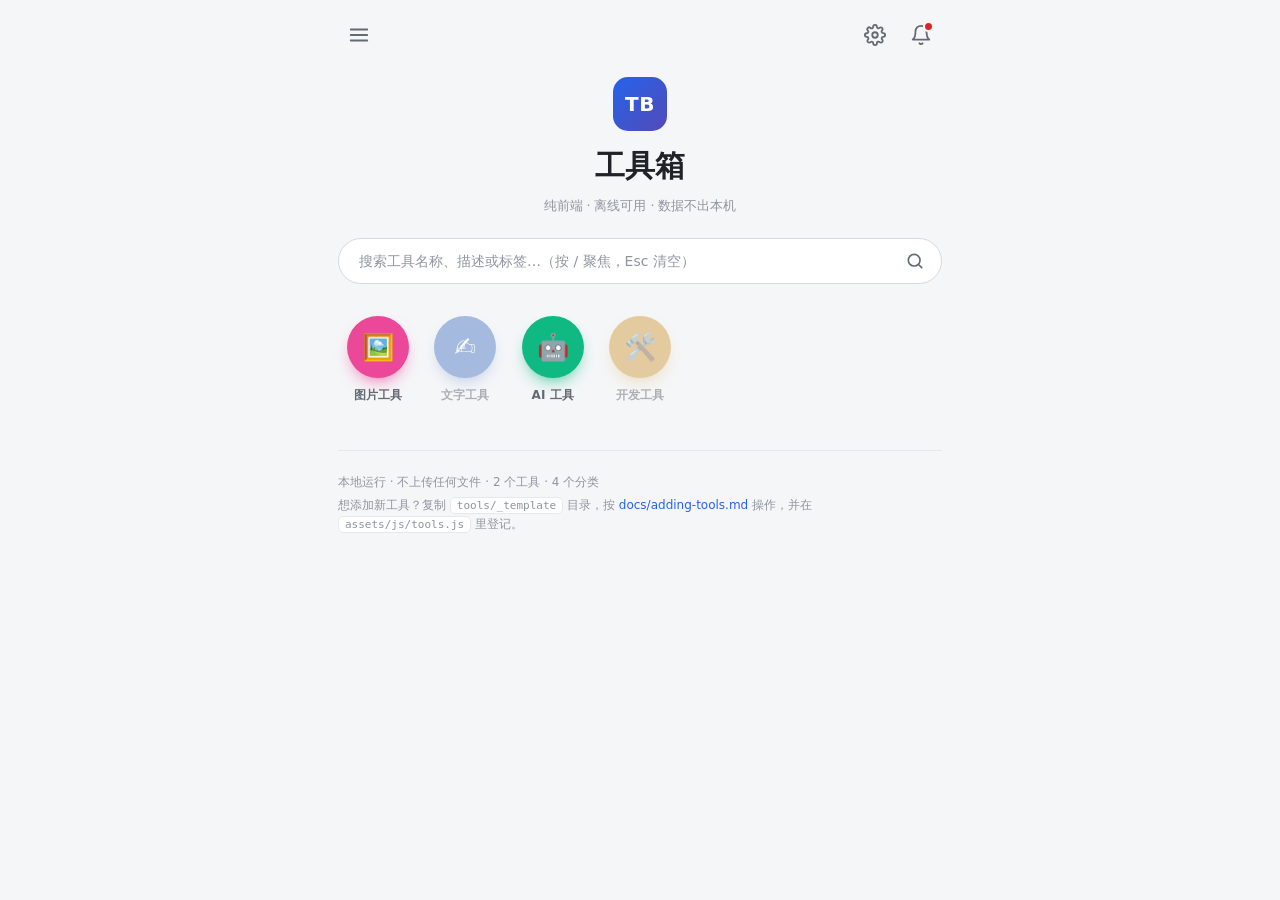
<file: index.html>
<!DOCTYPE html>
<html lang="zh-CN">
<head>
<meta charset="UTF-8">
<meta name="viewport" content="width=device-width, initial-scale=1.0, viewport-fit=cover">
<title>工具箱 · 本地小工具集合</title>
<link rel="icon" href="favicon.svg" type="image/svg+xml">
<script>document.documentElement.setAttribute('data-theme', (function(){try{return localStorage.getItem('tools-hub-theme')}catch(e){return null}})()||'clean')</script>
<link rel="preconnect" href="https://fonts.googleapis.com">
<link rel="preconnect" href="https://fonts.gstatic.com" crossorigin>
<link href="https://fonts.googleapis.com/css2?family=Outfit:wght@700;800;900&family=Bangers&family=DM+Sans:wght@400;500;700&display=swap" rel="stylesheet" media="print" onload="this.media='all'">
<link rel="stylesheet" href="assets/css/theme.css?v=20260919">
<link rel="stylesheet" href="assets/css/hub.css">
<link rel="stylesheet" href="assets/css/theme-maximal.css?v=20260919">
</head>
<body class="hub">

<div class="app">

  <!-- 顶部栏：汉堡（左） + 齿轮 / 铃铛（右） -->
  <header class="appbar">
    <button type="button" class="icon-btn" id="menu-btn" aria-label="打开菜单" aria-controls="drawer" aria-expanded="false">
      <svg viewBox="0 0 24 24" fill="none" stroke="currentColor" stroke-width="2" stroke-linecap="round" aria-hidden="true">
        <path d="M3 6h18M3 12h18M3 18h18"/>
      </svg>
    </button>
    <div class="appbar-right">
      <button type="button" class="icon-btn" id="settings-btn" aria-label="页面设置" aria-controls="settings-panel" aria-expanded="false">
        <svg viewBox="0 0 24 24" fill="none" stroke="currentColor" stroke-width="2" stroke-linecap="round" stroke-linejoin="round" aria-hidden="true">
          <circle cx="12" cy="12" r="3"/>
          <path d="M19.4 15a1.65 1.65 0 0 0 .33 1.82l.06.06a2 2 0 1 1-2.83 2.83l-.06-.06a1.65 1.65 0 0 0-1.82-.33 1.65 1.65 0 0 0-1 1.51V21a2 2 0 1 1-4 0v-.09A1.65 1.65 0 0 0 9 19.4a1.65 1.65 0 0 0-1.82.33l-.06.06a2 2 0 1 1-2.83-2.83l.06-.06a1.65 1.65 0 0 0 .33-1.82 1.65 1.65 0 0 0-1.51-1H3a2 2 0 1 1 0-4h.09A1.65 1.65 0 0 0 4.6 9a1.65 1.65 0 0 0-.33-1.82l-.06-.06a2 2 0 1 1 2.83-2.83l.06.06a1.65 1.65 0 0 0 1.82.33H9a1.65 1.65 0 0 0 1-1.51V3a2 2 0 1 1 4 0v.09a1.65 1.65 0 0 0 1 1.51 1.65 1.65 0 0 0 1.82-.33l.06-.06a2 2 0 1 1 2.83 2.83l-.06.06a1.65 1.65 0 0 0-.33 1.82V9a1.65 1.65 0 0 0 1.51 1H21a2 2 0 1 1 0 4h-.09a1.65 1.65 0 0 0-1.51 1z"/>
        </svg>
      </button>
      <button type="button" class="icon-btn" id="bell-btn" aria-label="通知（占位）">
        <svg viewBox="0 0 24 24" fill="none" stroke="currentColor" stroke-width="2" stroke-linecap="round" stroke-linejoin="round" aria-hidden="true">
          <path d="M18 8A6 6 0 0 0 6 8c0 7-3 9-3 9h18s-3-2-3-9"/>
          <path d="M13.73 21a2 2 0 0 1-3.46 0"/>
        </svg>
        <span class="dot" aria-hidden="true"></span>
      </button>
    </div>
  </header>

  <!-- 品牌 -->
  <section class="brand">
    <div class="brand-logo">
      <span class="brand-mark" aria-hidden="true">TB</span>
      <img class="brand-illo" src="assets/img/toolbox.png" alt="" aria-hidden="true">
    </div>
    <h1 class="brand-name">工具箱</h1>
    <p class="brand-sub">纯前端 · 离线可用 · 数据不出本机</p>
  </section>

  <!-- 搜索 -->
  <div class="searchbar">
    <input id="search" class="search" type="search" autocomplete="off"
           placeholder="搜索工具名称、描述或标签…（按 / 聚焦，Esc 清空）" aria-label="搜索工具">
    <span class="search-ico" aria-hidden="true">
      <svg viewBox="0 0 24 24" fill="none" stroke="currentColor" stroke-width="2" stroke-linecap="round" aria-hidden="true">
        <circle cx="11" cy="11" r="7"/>
        <path d="m20 20-3.5-3.5"/>
      </svg>
    </span>
  </div>

  <!-- 一级：分类网格 -->
  <nav class="cat-grid" id="cat-grid" aria-label="工具分类"></nav>

  <!-- 二级：分类下的工具 / 搜索结果 -->
  <section class="cat-tools" id="cat-tools" aria-live="polite">
    <div class="cat-tools-head">
      <button type="button" class="back-btn" id="cat-back" aria-label="返回分类列表">
        <svg viewBox="0 0 24 24" fill="none" stroke="currentColor" stroke-width="2" stroke-linecap="round" stroke-linejoin="round" aria-hidden="true">
          <path d="M15 18l-6-6 6-6"/>
        </svg>
      </button>
      <h2 class="cat-tools-title" id="cat-tools-title"></h2>
    </div>
    <div class="grid" id="grid"></div>
    <div class="empty" id="empty" hidden></div>
  </section>

  <footer class="foot">
    <p>本地运行 · 不上传任何文件 · <span id="stat"></span></p>
    <p>想添加新工具？复制 <code>tools/_template</code> 目录，按 <a href="docs/adding-tools.md">docs/adding-tools.md</a> 操作，并在 <code>assets/js/tools.js</code> 里登记。</p>
  </footer>

</div>

<!-- 汉堡抽屉 -->
<div class="scrim" id="scrim" hidden></div>
<aside class="drawer" id="drawer" role="dialog" aria-modal="true" aria-label="菜单" hidden>
  <div class="drawer-head">
    <span class="drawer-title">工具箱</span>
    <button type="button" class="icon-btn" id="drawer-close" aria-label="关闭菜单">
      <svg viewBox="0 0 24 24" fill="none" stroke="currentColor" stroke-width="2" stroke-linecap="round" aria-hidden="true"><path d="M6 6l12 12M18 6L6 18"/></svg>
    </button>
  </div>
  <nav class="drawer-nav">
    <button type="button" data-open="settings">⚙️ 页面设置</button>
    <button type="button" data-open="settings">ℹ️ 关于（v<span data-ver>0.0.1</span>）</button>
    <a href="docs/adding-tools.md">➕ 添加新工具</a>
    <a href="https://github.com/AI-Light-Project/tiny-toolset" target="_blank" rel="noopener">🐙 GitHub 仓库</a>
  </nav>
</aside>

<!-- 设置面板（齿轮） -->
<section class="settings" id="settings-panel" role="dialog" aria-modal="true" aria-label="页面设置" hidden>
  <div class="settings-card">
    <div class="settings-head">
      <h2>页面设置</h2>
      <button type="button" class="icon-btn" id="settings-close" aria-label="关闭设置">
        <svg viewBox="0 0 24 24" fill="none" stroke="currentColor" stroke-width="2" stroke-linecap="round" aria-hidden="true"><path d="M6 6l12 12M18 6L6 18"/></svg>
      </button>
    </div>

    <div class="setting-row">
      <div class="setting-label">
        <span>界面主题</span>
        <small>清爽主题下分类为「下拉展开」，多巴胺主题下为「炸开散列」</small>
      </div>
      <div class="seg-theme" id="theme-seg" role="radiogroup" aria-label="界面主题">
        <button type="button" data-theme-id="clean" role="radio" aria-checked="false">清爽</button>
        <button type="button" data-theme-id="dopamine" role="radio" aria-checked="false">多巴胺</button>
      </div>
    </div>

    <div class="setting-row">
      <div class="setting-label">
        <span>关于</span>
        <small>工具箱 v<span data-ver>0.0.1</span> · 纯前端 · 离线可用</small>
      </div>
      <a class="setting-link" href="https://github.com/AI-Light-Project/tiny-toolset" target="_blank" rel="noopener">GitHub →</a>
    </div>

    <div class="setting-row">
      <div class="setting-label">
        <span>本地数据</span>
        <small>主题偏好、工具配置均只存在本机浏览器</small>
      </div>
      <button type="button" class="btn-danger" id="clear-data">清除本地数据</button>
    </div>
  </div>
</section>

<!-- 炸开层（多巴胺主题：分类点击后工具散列四周） -->
<div class="burst-layer" id="burst-layer" hidden aria-hidden="true"></div>

<!-- 轻提示 -->
<div class="toast" id="toast" role="status" aria-live="polite" hidden></div>

<script src="assets/js/tools.js"></script>
<script src="assets/js/theme.js?v=20260919"></script>
<script src="assets/js/hub.js"></script>
</body>
</html>
</file>
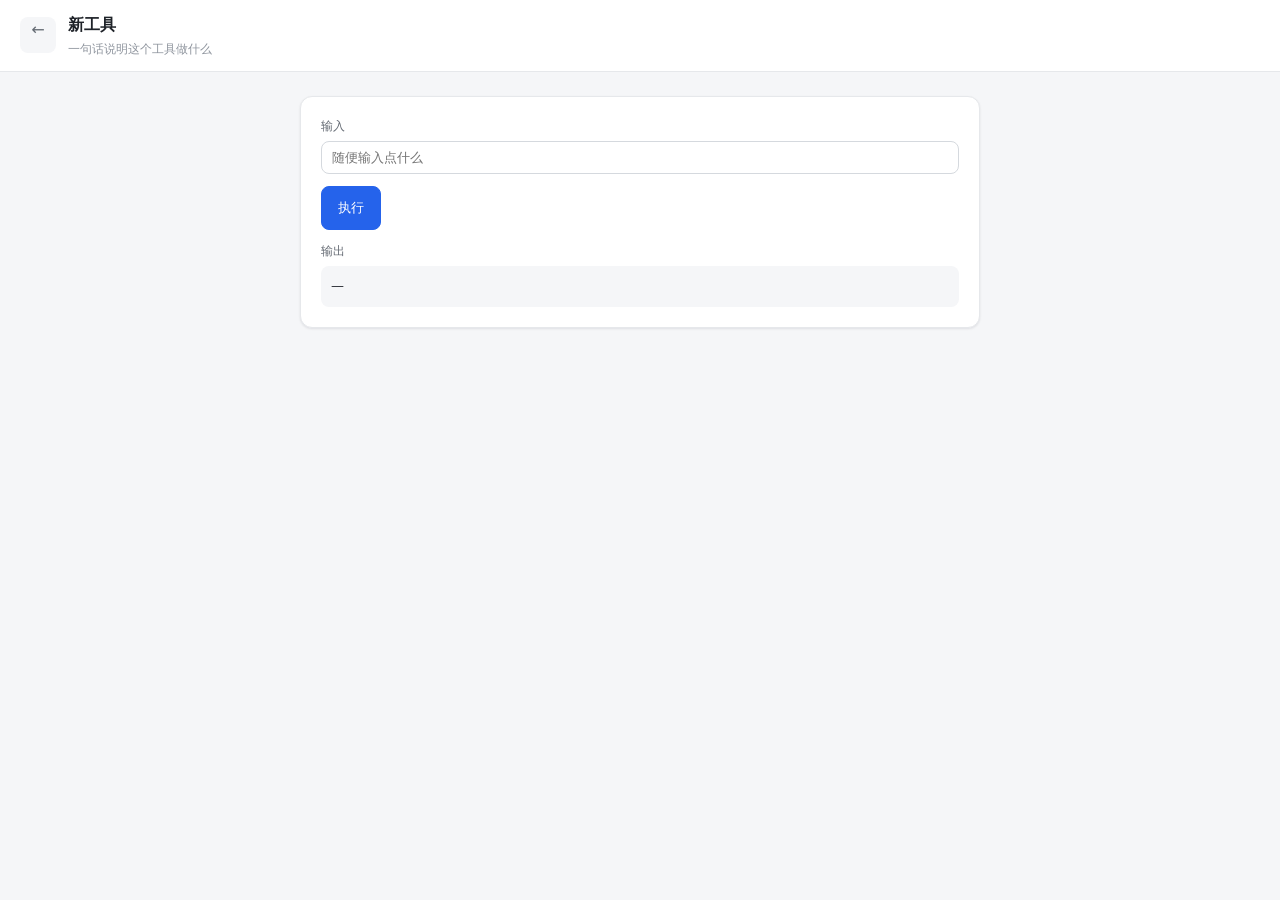
<file: tools/_template/index.html>
<!DOCTYPE html>
<html lang="zh-CN">
<head>
<meta charset="UTF-8">
<meta name="viewport" content="width=device-width, initial-scale=1.0, viewport-fit=cover">
<title>新工具 · 工具箱</title>
<link rel="icon" href="../../favicon.svg" type="image/svg+xml">
<script>document.documentElement.setAttribute('data-theme', (function(){try{return localStorage.getItem('tools-hub-theme')}catch(e){return null}})()||'clean')</script>
<link rel="stylesheet" href="../../assets/css/theme.css?v=20260919">
<link rel="stylesheet" href="style.css">
<link rel="stylesheet" href="../../assets/css/theme-maximal.css?v=20260919">
</head>
<body>

<header class="topbar">
  <a class="back-home" href="../../index.html" title="返回工具集">←</a>
  <div class="brand">
    <h1>新工具</h1>
    <p class="sub">一句话说明这个工具做什么</p>
  </div>
</header>

<main class="wrap">
  <!-- 在这里写你的界面 -->
  <section class="card">
    <label class="lbl" for="input">输入</label>
    <input id="input" class="input" type="text" placeholder="随便输入点什么">

    <button id="run" class="btn btn-primary">执行</button>

    <label class="lbl" for="output">输出</label>
    <output id="output" class="output">—</output>
  </section>
</main>

<script src="app.js"></script>
<script src="../../assets/js/theme.js?v=20260919"></script>
</body>
</html>
</file>
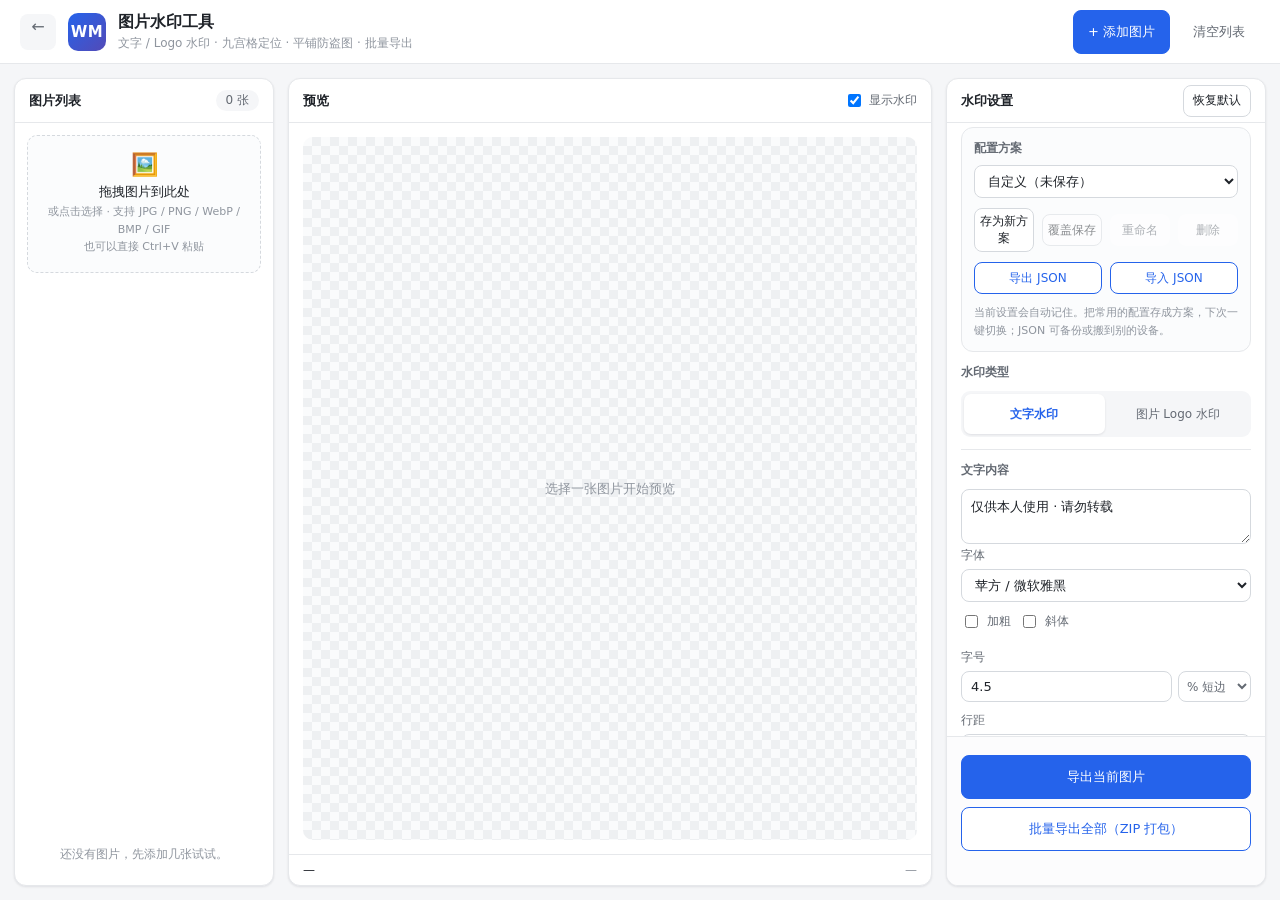
<file: tools/image-watermark/index.html>
<!DOCTYPE html>
<html lang="zh-CN">
<head>
<meta charset="UTF-8">
<meta name="viewport" content="width=device-width, initial-scale=1.0, viewport-fit=cover">
<title>图片水印工具 · 批量加水印</title>
<link rel="icon" href="../../favicon.svg" type="image/svg+xml">
<script>document.documentElement.setAttribute('data-theme', (function(){try{return localStorage.getItem('tools-hub-theme')}catch(e){return null}})()||'clean')</script>
<link rel="preconnect" href="https://fonts.googleapis.com">
<link rel="preconnect" href="https://fonts.gstatic.com" crossorigin>
<link href="https://fonts.googleapis.com/css2?family=Outfit:wght@700;800;900&family=Bangers&family=DM+Sans:wght@400;500;700&display=swap" rel="stylesheet" media="print" onload="this.media='all'">
<link rel="stylesheet" href="../../assets/css/theme.css?v=20260919">
<link rel="stylesheet" href="style.css">
<link rel="stylesheet" href="../../assets/css/theme-maximal.css?v=20260919">
</head>
<body>

<header class="topbar">
  <div class="brand">
    <a class="back-home" href="../../index.html" title="返回工具集">←</a>
    <img class="tool-illo" src="../../assets/img/droplet.png" alt="" aria-hidden="true">
    <div class="logo">WM</div>
    <div>
      <h1>图片水印工具</h1>
      <p>文字 / Logo 水印 · 九宫格定位 · 平铺防盗图 · 批量导出</p>
    </div>
  </div>
  <div class="topbar-actions">
    <button id="btnAdd" class="btn btn-primary">+ 添加图片</button>
    <button id="btnClearAll" class="btn btn-ghost">清空列表</button>
  </div>
</header>

<!-- 移动端视图切换：窄屏时把三栏改为分页，宽屏隐藏 -->
<nav class="view-tabs" role="tablist" aria-label="视图切换">
  <button type="button" class="view-tab is-active" data-view="list" role="tab" aria-selected="true">图片</button>
  <button type="button" class="view-tab" data-view="preview" role="tab" aria-selected="false">预览</button>
  <button type="button" class="view-tab" data-view="settings" role="tab" aria-selected="false">设置</button>
</nav>

<main class="layout" data-view="list">

  <!-- 左：图片列表 -->
  <aside class="panel panel-left">
    <div class="panel-head">
      <h2>图片列表</h2>
      <span id="imgCount" class="badge">0 张</span>
    </div>

    <div id="dropzone" class="dropzone">
      <div class="dz-icon">🖼️</div>
      <p class="dz-title">拖拽图片到此处</p>
      <p class="dz-sub">或点击选择 · 支持 JPG / PNG / WebP / BMP / GIF</p>
      <p class="dz-sub">也可以直接 Ctrl+V 粘贴</p>
      <input type="file" id="fileInput" accept="image/*" multiple hidden>
    </div>

    <div id="thumbList" class="thumb-list"></div>
    <p id="emptyTip" class="empty-tip">还没有图片，先添加几张试试。</p>
  </aside>

  <!-- 中：预览 -->
  <section class="panel panel-center">
    <div class="panel-head">
      <h2>预览</h2>
      <div class="head-right">
        <label class="switch">
          <input type="checkbox" id="togglePreview" checked>
          <span>显示水印</span>
        </label>
      </div>
    </div>

    <div id="previewWrap" class="preview-wrap">
      <canvas id="previewCanvas"></canvas>
      <div id="previewEmpty" class="preview-empty">选择一张图片开始预览</div>
    </div>

    <div id="metaBar" class="meta-bar">
      <span id="metaName">—</span>
      <span id="metaSize" class="muted">—</span>
    </div>
  </section>

  <!-- 右：配置 -->
  <aside class="panel panel-right">
    <div class="panel-head">
      <h2>水印设置</h2>
      <button id="btnReset" class="btn btn-mini">恢复默认</button>
    </div>

    <div class="config-scroll">

      <!-- 配置方案 -->
      <div class="group preset-group">
        <div class="group-title">配置方案</div>
        <div class="row">
          <select id="presetSelect" class="input" aria-label="配置方案"></select>
        </div>
        <div class="row row-inline preset-actions">
          <button id="btnPresetSave" class="btn btn-mini">存为新方案</button>
          <button id="btnPresetUpdate" class="btn btn-mini">覆盖保存</button>
          <button id="btnPresetRename" class="btn btn-mini btn-ghost">重命名</button>
          <button id="btnPresetDelete" class="btn btn-mini btn-ghost">删除</button>
        </div>
        <div class="row row-inline preset-actions">
          <button id="btnPresetExport" class="btn btn-mini btn-outline">导出 JSON</button>
          <button id="btnPresetImport" class="btn btn-mini btn-outline">导入 JSON</button>
          <input type="file" id="presetFile" accept=".json,application/json" hidden>
        </div>
        <p class="hint">当前设置会自动记住。把常用的配置存成方案，下次一键切换；JSON 可备份或搬到别的设备。</p>
      </div>

      <!-- 模式 -->
      <div class="group">
        <div class="group-title">水印类型</div>
        <div class="segmented">
          <button class="seg active" data-mode="text">文字水印</button>
          <button class="seg" data-mode="image">图片 Logo 水印</button>
        </div>
      </div>

      <!-- 文字设置 -->
      <div class="group" id="groupText">
        <div class="group-title">文字内容</div>
        <textarea id="textContent" data-cfg="text.content" class="textarea" rows="2"
          placeholder="输入水印文字，支持换行"></textarea>

        <div class="row">
          <label class="lbl">字体</label>
          <select id="textFamily" data-cfg="text.family" class="input">
            <option value="system-ui, -apple-system, &quot;Segoe UI&quot;, sans-serif">系统默认 (无衬线)</option>
            <option value="&quot;PingFang SC&quot;, &quot;Microsoft YaHei&quot;, sans-serif">苹方 / 微软雅黑</option>
            <option value="&quot;SimHei&quot;, &quot;Heiti SC&quot;, sans-serif">黑体</option>
            <option value="&quot;SimSun&quot;, &quot;Songti SC&quot;, serif">宋体</option>
            <option value="&quot;KaiTi&quot;, &quot;STKaiti&quot;, serif">楷体</option>
            <option value="Arial, Helvetica, sans-serif">Arial</option>
            <option value="Georgia, &quot;Times New Roman&quot;, serif">Georgia</option>
            <option value="Impact, Haettenschweiler, sans-serif">Impact</option>
            <option value="&quot;Courier New&quot;, monospace">Courier New</option>
          </select>
        </div>

        <div class="row row-inline">
          <label class="check"><input type="checkbox" id="textBold" data-cfg="text.bold" data-type="bool"><span>加粗</span></label>
          <label class="check"><input type="checkbox" id="textItalic" data-cfg="text.italic" data-type="bool"><span>斜体</span></label>
        </div>

        <div class="row">
          <label class="lbl">字号</label>
          <div class="input-unit">
            <input type="number" id="textSize" data-cfg="text.size" data-type="number" class="input" min="0.1" step="0.5">
            <select id="textUnit" data-cfg="text.unit" class="select-unit">
              <option value="%">% 短边</option>
              <option value="px">px 固定</option>
            </select>
          </div>
        </div>

        <div class="row">
          <label class="lbl">行距</label>
          <input type="number" id="textLineHeight" data-cfg="text.lineHeight" data-type="number" class="input" min="0.8" step="0.1">
        </div>

        <div class="row">
          <label class="lbl">颜色</label>
          <div class="color-row">
            <input type="color" id="textColor" data-cfg="text.color" class="color">
            <div class="swatches" id="colorSwatches">
              <button data-color="#ffffff" style="background:#ffffff"></button>
              <button data-color="#000000" style="background:#000000"></button>
              <button data-color="#ff4d4f" style="background:#ff4d4f"></button>
              <button data-color="#1890ff" style="background:#1890ff"></button>
              <button data-color="#52c41a" style="background:#52c41a"></button>
              <button data-color="#faad14" style="background:#faad14"></button>
            </div>
          </div>
        </div>

        <div class="row">
          <label class="lbl">不透明度 <b id="textOpacityVal" class="val">35%</b></label>
          <input type="range" id="textOpacity" data-cfg="text.opacity" data-type="number" min="1" max="100" step="1">
        </div>

        <div class="sub-group">
          <label class="check"><input type="checkbox" id="strokeOn" data-cfg="text.stroke.on" data-type="bool"><span>文字描边（提升浅色背景可读性）</span></label>
          <div id="strokeOptions" class="sub-options">
            <div class="row">
              <label class="lbl">描边色</label>
              <input type="color" id="strokeColor" data-cfg="text.stroke.color" class="color">
            </div>
            <div class="row">
              <label class="lbl">粗细 <b id="strokeWidthVal" class="val">0.15</b></label>
              <input type="range" id="strokeWidth" data-cfg="text.stroke.width" data-type="number" min="0.02" max="0.6" step="0.01">
            </div>
          </div>
        </div>

        <div class="sub-group">
          <label class="check"><input type="checkbox" id="shadowOn" data-cfg="text.shadow.on" data-type="bool"><span>投影</span></label>
          <div id="shadowOptions" class="sub-options">
            <div class="row">
              <label class="lbl">模糊 <b id="shadowBlurVal" class="val">4</b></label>
              <input type="range" id="shadowBlur" data-cfg="text.shadow.blur" data-type="number" min="0" max="40" step="1">
            </div>
            <div class="row">
              <label class="lbl">投影色</label>
              <input type="color" id="shadowColor" data-cfg="text.shadow.color" class="color">
            </div>
          </div>
        </div>
      </div>

      <!-- 图片水印设置 -->
      <div class="group hidden" id="groupImage">
        <div class="group-title">Logo 图片</div>
        <div class="logo-box">
          <div id="logoPreview" class="logo-preview">未选择</div>
          <div class="logo-actions">
            <button id="btnPickLogo" class="btn btn-small">选择 Logo</button>
            <button id="btnClearLogo" class="btn btn-small btn-ghost">移除</button>
            <input type="file" id="logoInput" accept="image/*" hidden>
          </div>
        </div>
        <p class="hint">建议使用透明背景的 PNG / WebP，效果最好。</p>

        <div class="row">
          <label class="lbl">宽度</label>
          <div class="input-unit">
            <input type="number" id="logoWidth" data-cfg="image.width" data-type="number" class="input" min="1" step="1">
            <select id="logoUnit" data-cfg="image.unit" class="select-unit">
              <option value="%">% 短边</option>
              <option value="px">px 固定</option>
            </select>
          </div>
        </div>

        <div class="row">
          <label class="lbl">不透明度 <b id="logoOpacityVal" class="val">35%</b></label>
          <input type="range" id="logoOpacity" data-cfg="image.opacity" data-type="number" min="1" max="100" step="1">
        </div>
      </div>

      <!-- 布局 -->
      <div class="group">
        <div class="group-title">位置与排布</div>
        <div class="grid9" id="grid9">
          <button data-pos="tl"></button><button data-pos="tc"></button><button data-pos="tr"></button>
          <button data-pos="ml"></button><button data-pos="mc"></button><button data-pos="mr"></button>
          <button data-pos="bl"></button><button data-pos="bc"></button><button data-pos="br"></button>
        </div>
        <button class="tile-btn" data-pos="tile">▦ 平铺全图（防截图盗用）</button>

        <div id="tileOptions" class="sub-options mt">
          <div class="row">
            <label class="lbl">横向间距 <b id="gapXVal" class="val">60%</b></label>
            <input type="range" id="gapX" data-cfg="layout.gapX" data-type="number" min="0" max="300" step="5">
          </div>
          <div class="row">
            <label class="lbl">纵向间距 <b id="gapYVal" class="val">60%</b></label>
            <input type="range" id="gapY" data-cfg="layout.gapY" data-type="number" min="0" max="300" step="5">
          </div>
          <label class="check"><input type="checkbox" id="stagger" data-cfg="layout.stagger" data-type="bool"><span>交错排列（更难被裁掉）</span></label>
        </div>

        <div id="marginOptions" class="mt">
          <div class="row">
            <label class="lbl">边距</label>
            <div class="input-unit">
              <input type="number" id="margin" data-cfg="layout.margin" data-type="number" class="input" min="0" step="0.5">
              <select id="marginUnit" data-cfg="layout.marginUnit" class="select-unit">
                <option value="%">% 短边</option>
                <option value="px">px 固定</option>
              </select>
            </div>
          </div>
        </div>

        <div class="row">
          <label class="lbl">旋转角度 <b id="angleVal" class="val">-30°</b></label>
          <input type="range" id="angle" data-cfg="layout.angle" data-type="number" min="-180" max="180" step="1">
        </div>
        <div class="row row-inline">
          <button class="btn btn-mini" data-angle="-30">-30°</button>
          <button class="btn btn-mini" data-angle="-45">-45°</button>
          <button class="btn btn-mini" data-angle="0">0°</button>
          <button class="btn btn-mini" data-angle="45">45°</button>
        </div>
      </div>

      <!-- 导出 -->
      <div class="group">
        <div class="group-title">导出设置</div>
        <div class="row">
          <label class="lbl">格式</label>
          <select id="outFormat" data-cfg="output.format" class="input">
            <option value="original">保持原格式</option>
            <option value="jpg">JPG（体积小）</option>
            <option value="png">PNG（无损）</option>
            <option value="webp">WebP（高压缩比）</option>
          </select>
        </div>
        <div class="row" id="qualityRow">
          <label class="lbl">输出质量 <b id="qualityVal" class="val">92</b></label>
          <input type="range" id="outQuality" data-cfg="output.quality" data-type="number" min="0.5" max="1" step="0.01">
        </div>
        <p class="hint">JPG / WebP 建议 0.90~0.95，肉眼几乎无损；PNG 始终为无损导出。</p>

        <div class="row">
          <label class="lbl">文件名</label>
          <select id="nameRule" data-cfg="output.nameRule" class="input">
            <option value="suffix">原名 + 后缀</option>
            <option value="prefix">前缀 + 原名</option>
          </select>
        </div>
        <div class="row">
          <label class="lbl">附加文字</label>
          <input type="text" id="affix" data-cfg="output.affix" class="input">
        </div>
      </div>

    </div>

    <div class="export-bar">
      <div id="progress" class="progress hidden"><div id="progressBar" class="progress-bar"></div></div>
      <button id="btnExportOne" class="btn btn-primary btn-block">导出当前图片</button>
      <button id="btnExportAll" class="btn btn-outline btn-block">批量导出全部（ZIP 打包）</button>
      <p id="exportTip" class="export-tip"></p>
    </div>
  </aside>
</main>

<div id="toast" class="toast"></div>

<script src="app.js"></script>
<script src="../../assets/js/theme.js?v=20260919"></script>
</body>
</html>
</file>
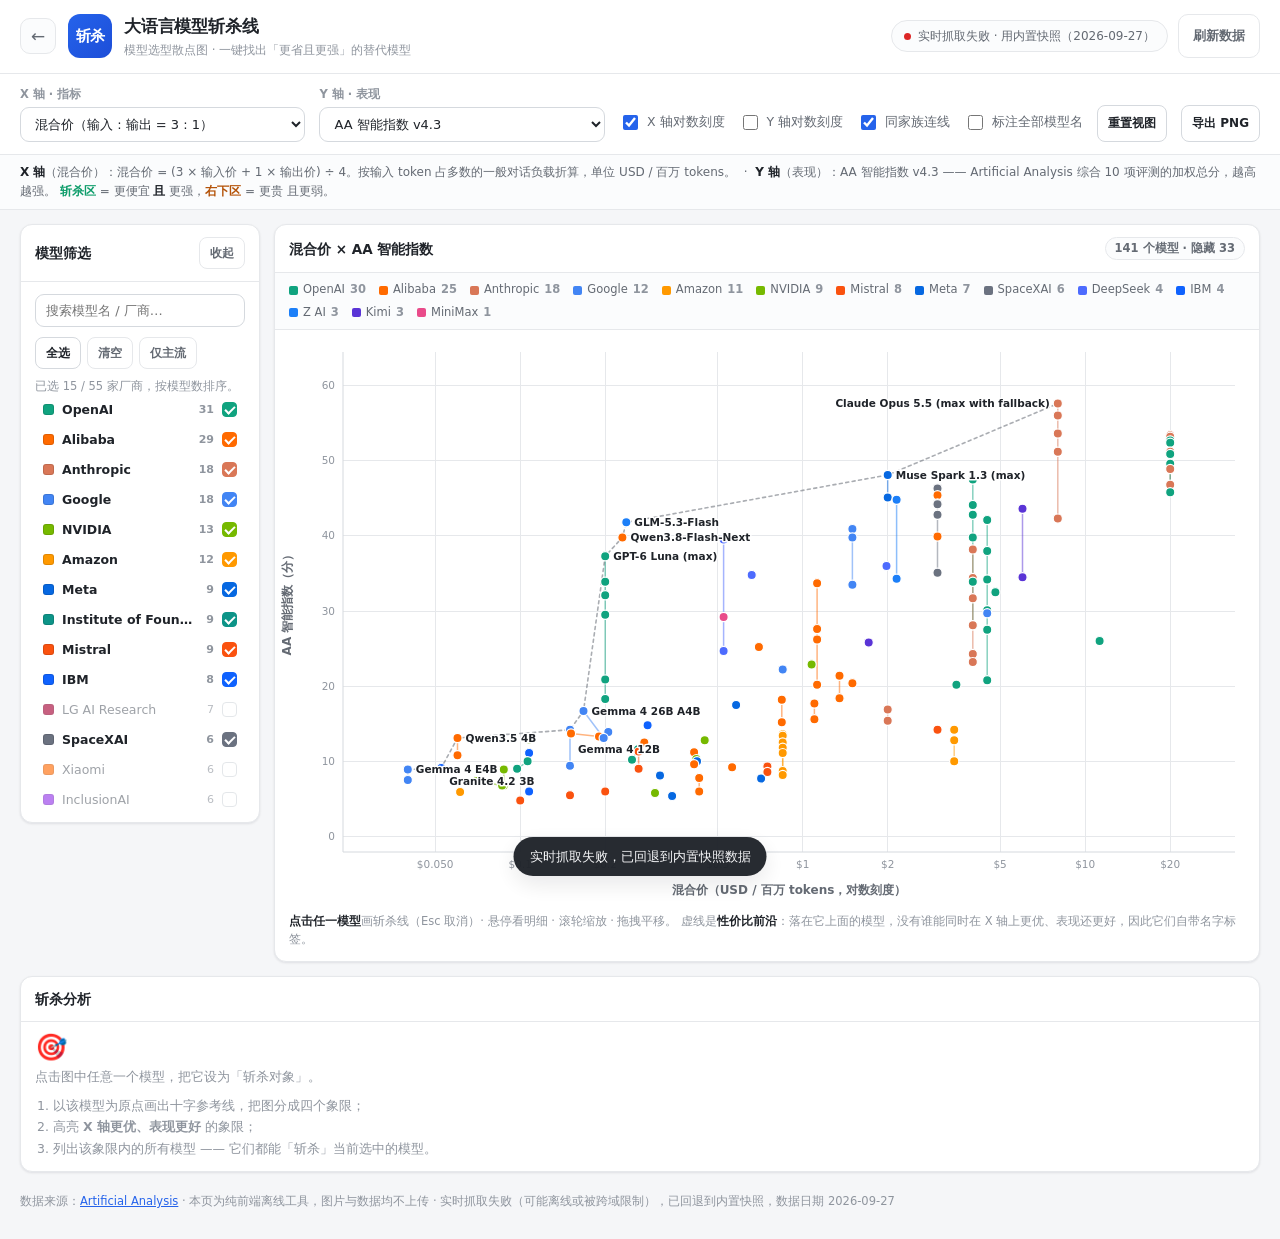
<file: tools/llm-kill-line/index.html>
<!DOCTYPE html>
<html lang="zh-CN">
<head>
<meta charset="UTF-8">
<meta name="viewport" content="width=device-width, initial-scale=1.0, viewport-fit=cover">
<title>大语言模型斩杀线 · 成本 × 性能散点图</title>
<link rel="icon" href="../../favicon.svg" type="image/svg+xml">
<script>document.documentElement.setAttribute('data-theme', (function(){try{return localStorage.getItem('tools-hub-theme')}catch(e){return null}})()||'clean')</script>
<link rel="preconnect" href="https://fonts.googleapis.com">
<link rel="preconnect" href="https://fonts.gstatic.com" crossorigin>
<link href="https://fonts.googleapis.com/css2?family=Outfit:wght@700;800;900&family=Bangers&family=DM+Sans:wght@400;500;700&display=swap" rel="stylesheet" media="print" onload="this.media='all'">
<link rel="stylesheet" href="../../assets/css/theme.css?v=20260919">
<link rel="stylesheet" href="style.css">
<link rel="stylesheet" href="../../assets/css/theme-maximal.css?v=20260919">
</head>
<body class="kill">

<header class="topbar">
  <div class="brand">
    <a class="back-home" href="../../index.html" title="返回工具集">←</a>
    <div class="logo">斩杀</div>
    <div>
      <h1>大语言模型斩杀线</h1>
      <p>模型选型散点图 · 一键找出「更省且更强」的替代模型</p>
    </div>
  </div>
  <div class="topbar-actions">
    <span id="srcBadge" class="src-badge" title="数据来源">
      <i class="dot"></i><span id="srcText">准备中…</span>
    </span>
    <button id="btnRefresh" class="btn btn-ghost">刷新数据</button>
  </div>
</header>

<!-- 图表参数 -->
<div class="toolbar" role="group" aria-label="图表参数">
  <div class="tb-field">
    <label for="xMetric">X 轴 · 指标</label>
    <select id="xMetric" class="input"></select>
  </div>
  <div class="tb-field">
    <label for="yMetric">Y 轴 · 表现</label>
    <select id="yMetric" class="input"></select>
  </div>
  <label class="check" title="价格跨度极大，建议开启"><input type="checkbox" id="logX" checked><span>X 轴对数刻度</span></label>
  <label class="check" title="分数分布通常较集中，按需开启"><input type="checkbox" id="logY"><span>Y 轴对数刻度</span></label>
  <label class="check" title="把同一模型不同推理强度的变体连成线"><input type="checkbox" id="showLine" checked><span>同家族连线</span></label>
  <label class="check" title="默认只标注性价比前沿上的模型；勾选后所有点都标名字"><input type="checkbox" id="showLabels"><span>标注全部模型名</span></label>
  <button id="btnResetView" class="btn btn-mini">重置视图</button>
  <button id="btnExportChart" class="btn btn-mini btn-outline" title="把当前图表（含缩放、筛选与斩杀线状态）导出为 PNG">导出 PNG</button>
</div>

<!-- 当前轴说明 -->
<p class="axis-note" id="axisNote"></p>

<main class="layout">

  <!-- 左：筛选 -->
  <aside class="panel panel-filter">
    <div class="panel-head">
      <h2>模型筛选</h2>
      <button class="btn btn-mini btn-ghost filter-toggle" id="btnFilterToggle" aria-expanded="true">收起</button>
    </div>
    <div class="panel-body" id="filterBody">
      <div class="search-wrap">
        <input type="search" id="searchModel" class="input" placeholder="搜索模型名 / 厂商…" autocomplete="off">
      </div>
      <div class="filter-actions">
        <button class="btn btn-mini" id="btnSelAll">全选</button>
        <button class="btn btn-mini btn-ghost" id="btnSelNone">清空</button>
        <button class="btn btn-mini btn-ghost" id="btnSelMain">仅主流</button>
      </div>
      <p class="hint" id="filterHint"></p>
      <div id="creatorList" class="creator-list"></div>
    </div>
  </aside>

  <!-- 中：图表 -->
  <section class="panel panel-chart">
    <div class="panel-head">
      <h2 id="chartTitle">成本 × 性能分布</h2>
      <span class="badge" id="pointCount">0 个模型</span>
    </div>
    <div class="chart-legend" id="chartLegend" aria-label="图例：颜色对应模型厂商"></div>
    <div class="chart-wrap" id="chartWrap">
      <svg id="chart" role="img" aria-label="模型成本与表现散点图"></svg>
      <div id="tooltip" class="chart-tooltip" hidden></div>
      <div id="chartStatus" class="chart-status" hidden>
        <div class="spinner" aria-hidden="true"></div>
        <p id="chartStatusText">正在加载…</p>
      </div>
      <div id="chartEmpty" class="chart-status" hidden>
        <p class="empty-ico" aria-hidden="true">🗺️</p>
        <p id="chartEmptyText">没有符合筛选条件的模型</p>
      </div>
    </div>
    <p class="hint chart-hint">
      <b>点击任一模型</b>画斩杀线（Esc 取消）· 悬停看明细 · 滚轮缩放 · 拖拽平移。
      虚线是<b>性价比前沿</b>：落在它上面的模型，没有谁能同时在 X 轴上更优、表现还更好，因此它们自带名字标签。
    </p>
  </section>

  <!-- 右：斩杀分析 -->
  <aside class="panel panel-kill">
    <div class="panel-head">
      <h2>斩杀分析</h2>
      <button class="btn btn-mini btn-ghost" id="btnClearSel" hidden>取消选中</button>
    </div>
    <div class="panel-body" id="killBody"></div>
  </aside>

</main>

<footer class="foot">
  <p>
    数据来源：<a href="https://artificialanalysis.ai/zh/leaderboards/models" target="_blank" rel="noopener">Artificial Analysis</a>
    · 本页为纯前端离线工具，图片与数据均不上传
    · <span id="footStamp">—</span>
  </p>
</footer>

<div id="toast" class="toast"></div>

<script src="data.js"></script>
<script src="app.js"></script>
<script src="../../assets/js/theme.js?v=20260919"></script>
</body>
</html>
</file>
<file: assets/css/theme.css>
/* ============================================================
   theme.css —— 集中式设计令牌（全仓库唯一变量来源）
   切换机制：<html data-theme="clean | dopamine">
   约定：组件样式（hub.css / 各工具 style.css）只消费变量，
        不再自定义 :root 颜色；主题质感增强见 theme-maximal.css
   ============================================================ */

:root,
[data-theme="clean"] {
  /* 表面 */
  --bg: #f5f6f8;
  --panel: #ffffff;
  --panel-2: #fbfcfd;
  --line: #e6e8eb;
  --line-strong: #d5d9de;

  /* 文字 */
  --text: #1f2329;
  --text-sub: #646a73;
  --text-muted: #8f959e;

  /* 强调色（单强调色原则） */
  --primary: #2563eb;
  --primary-dark: #1d4ed8;
  --primary-soft: #eaf1ff;
  --danger: #dc2626;

  /* 多巴胺主题的五色系统在 clean 下不启用，但保留定义供组件引用 */
  --a1: #2563eb;  /* magenta 位 */
  --a2: #0f6e56;  /* cyan 位 */
  --a3: #854f0b;  /* yellow 位 */
  --a4: #993c1d;  /* orange 位 */
  --a5: #534ab7;  /* purple 位 */

  /* 分类磁贴配色（首页分类网格；1~4 对应注册表里分类的 color） */
  --cat-1: #ec4899;  /* 图片：粉 */
  --cat-2: #3b82f6;  /* 文字：蓝 */
  --cat-3: #10b981;  /* AI：绿 */
  --cat-4: #f59e0b;  /* 开发：琥珀 */
  --cat-1-bg: #fde8f3;
  --cat-2-bg: #e7f0ff;
  --cat-3-bg: #e2f8f0;
  --cat-4-bg: #fdf1dd;

  /* 形状与质感 */
  --radius: 12px;
  --radius-card: 12px;
  --border-w: 1px;
  --shadow: 0 1px 3px rgba(16, 24, 40, .06), 0 1px 2px rgba(16, 24, 40, .04);
  --shadow-hover: 0 8px 24px rgba(16, 24, 40, .10);
  --shadow-stack: none;

  /* 字体 */
  --font-body: "PingFang SC", "Microsoft YaHei", system-ui, -apple-system, "Segoe UI", sans-serif;
  --font-head: var(--font-body);
  --font-display: var(--font-body);
  --font-mono: "Cascadia Code", Consolas, "Courier New", monospace;

  /* 装饰 */
  --show-illo: 1;        /* 是否显示卡通插画 */
  --hero-logo-display: flex;
  --hero-illo-display: none;
  --title-shadow: none;
  --deco-rotate: 0deg;
  --card-hover-rotate: 0deg;
}

/* ============================================================
   多巴胺 / 极致主义主题
   深紫黑底 + 五色系统 + 粗彩边 + 堆叠硬阴影
   ============================================================ */
[data-theme="dopamine"] {
  /* 表面 */
  --bg: #0d0d1a;
  --panel: #2d1b4e;
  --panel-2: #241540;
  --line: rgba(255, 58, 242, .38);
  --line-strong: #ff3af2;

  /* 文字：正文白 on 深底 = 19.5:1 (AAA) */
  --text: #ffffff;
  --text-sub: rgba(255, 255, 255, .82);
  --text-muted: rgba(255, 255, 255, .60);

  /* 五色系统 */
  --a1: #ff3af2;  /* magenta */
  --a2: #00f5d4;  /* cyan */
  --a3: #ffe600;  /* yellow */
  --a4: #ff6b35;  /* orange */
  --a5: #7b2fff;  /* purple */

  --primary: var(--a1);
  --primary-dark: var(--a4);
  --primary-soft: rgba(255, 58, 242, .16);
  --danger: #ff5a5a;

  /* 分类磁贴配色（多巴胺：直接用五色系统的高饱和色） */
  --cat-1: var(--a1);
  --cat-2: var(--a2);
  --cat-3: var(--a3);
  --cat-4: var(--a4);
  --cat-1-bg: rgba(255, 58, 242, .18);
  --cat-2-bg: rgba(0, 245, 212, .16);
  --cat-3-bg: rgba(255, 230, 0, .16);
  --cat-4-bg: rgba(255, 107, 53, .18);

  /* 形状与质感 */
  --radius: 16px;
  --radius-card: 24px;
  --border-w: 4px;
  --shadow: 0 0 20px rgba(255, 58, 242, .25);
  --shadow-hover: 8px 8px 0 var(--a3), 16px 16px 0 var(--a1),
                  0 0 40px rgba(255, 58, 242, .35);
  --shadow-stack: 6px 6px 0 var(--a3), 12px 12px 0 var(--a1);

  /* 字体 */
  --font-head: "Outfit", "PingFang SC", "Microsoft YaHei", system-ui, sans-serif;
  --font-display: "Bangers", "Outfit", "PingFang SC", sans-serif;
  --font-body: "DM Sans", "PingFang SC", "Microsoft YaHei", system-ui, sans-serif;

  /* 装饰 */
  --show-illo: 1;
  --hero-logo-display: none;
  --hero-illo-display: block;
  --title-shadow: 2px 2px 0 var(--a5), 4px 4px 0 var(--a1);
  --deco-rotate: -1.5deg;
  --card-hover-rotate: 1.2deg;
}

/* 平滑的主题过渡 */
body,
.panel, .card, .topbar, .input, .btn, .chip, .search {
  transition: background-color .25s ease, border-color .25s ease,
              color .25s ease, box-shadow .25s ease;
}

/* 减少动态偏好：关闭所有持续动画（theme-maximal 中定义的动画一并失效） */
@media (prefers-reduced-motion: reduce) {
  *, *::before, *::after {
    animation-duration: .01ms !important;
    animation-iteration-count: 1 !important;
    transition-duration: .15s !important;
  }
}

/* ============================================================
   触控与响应式基线（全站共用）
   目标：任何屏幕下点击目标够大、点击无延迟、不横向溢出
   ============================================================ */
html {
  -webkit-text-size-adjust: 100%;
  text-size-adjust: 100%;
}

/* 去掉移动端点击高亮闪烁（反馈交给 :active），并关闭双击缩放的 300ms 延迟 */
button, a, input, select, textarea, label, [role="tab"], .thumb {
  -webkit-tap-highlight-color: transparent;
  touch-action: manipulation;
}

/* 媒体元素不撑破容器 */
img, svg, canvas { max-width: 100%; }
.page, .layout, .panel, .grid { min-width: 0; }

/* 键盘/读屏可见的焦点环（不干扰鼠标点击） */
:focus-visible {
  outline: 2px solid var(--primary);
  outline-offset: 2px;
}

/* 触控目标尺寸：主操作 ≥44px，次要操作 ≥32px */
.btn { min-height: 44px; }
.chip { min-height: 36px; }
.seg { min-height: 40px; }
.btn-small { min-height: 36px; }
.btn-mini { min-height: 32px; }
.theme-toggle { min-height: 40px; }
.back-home { min-width: 36px; min-height: 36px; }

/* ---------------- 窄屏 / 触控设备增强 ---------------- */
@media (max-width: 900px) {
  /* iOS 聚焦输入框时字号 <16px 会触发整页自动缩放，统一提到 16px */
  input, select, textarea { font-size: 16px; }

  .btn, .chip, .view-tab { min-height: 48px; }
  .btn-small, .btn-mini { min-height: 44px; }
  .back-home { width: 44px; height: 44px; line-height: 42px; font-size: 18px; }
  .theme-toggle { min-height: 44px; padding: 8px 14px; }

  /* 滑块在触屏上默认太小，放大轨道与滑块 */
  input[type="range"] { height: 40px; }
  input[type="range"]::-webkit-slider-thumb {
    width: 26px; height: 26px;
    border-radius: 50%;
    background: var(--primary);
  }
  input[type="range"]::-moz-range-thumb {
    width: 26px; height: 26px;
    border: none; border-radius: 50%;
    background: var(--primary);
  }
  input[type="color"] { min-height: 44px; }

  /* 触摸反馈：按下即响应 */
  .btn:active, .chip:active, .view-tab:active, .thumb:active { opacity: .75; }
}

/* 横屏矮屏（如手机横放）：收紧纵向留白 */
@media (max-height: 480px) and (orientation: landscape) {
  .page { padding: 16px 16px 32px; }
  .hero { margin-bottom: 16px; }
}
</file>
<file: assets/css/hub.css>
/* ============================================================
   hub.css —— 首页布局与组件结构
   设计令牌（颜色/字体/圆角/阴影）统一由 assets/css/theme.css 提供；
   多巴胺主题的质感增强见 theme-maximal.css。
   布局：顶栏 → 品牌 → 药丸搜索 → 分类网格（一级）→ 工具列表（二级）
   两套交互：clean 主题「下拉展开」/ dopamine 主题「炸开散列」
   ============================================================ */

* { box-sizing: border-box; }

body {
  margin: 0;
  background: var(--bg);
  color: var(--text);
  font-family: var(--font-body);
  font-size: 14px;
  line-height: 1.6;
}

.app {
  max-width: 640px;
  margin: 0 auto;
  padding: 0 18px 56px;
  min-height: 100vh;
}

/* ---------- 顶栏 ---------- */
.appbar {
  display: flex;
  align-items: center;
  justify-content: space-between;
  gap: 10px;
  padding: 14px 0 4px;
}
.appbar-right { display: flex; align-items: center; gap: 4px; }

.icon-btn {
  width: 42px; height: 42px;
  display: grid; place-items: center;
  border: 0; background: transparent;
  color: var(--text-sub);
  border-radius: 12px;
  cursor: pointer;
  position: relative;
  transition: background-color .15s, color .15s, transform .15s;
}
.icon-btn:hover { background: var(--panel); color: var(--text); }
.icon-btn:active { transform: scale(.94); }
.icon-btn svg { width: 22px; height: 22px; display: block; }

.icon-btn .dot {
  position: absolute; top: 9px; right: 10px;
  width: 7px; height: 7px; border-radius: 50%;
  background: var(--danger);
  box-shadow: 0 0 0 2px var(--bg);
}

/* ---------- 品牌 ---------- */
.brand { text-align: center; padding: 16px 0 4px; }
.brand-logo { display: flex; align-items: center; justify-content: center; min-height: 56px; }

.brand-mark {
  width: 54px; height: 54px; border-radius: 15px;
  background: linear-gradient(135deg, var(--primary), var(--a5));
  color: #fff; font-weight: 700; font-size: 20px; letter-spacing: .5px;
  display: var(--hero-logo-display);
  align-items: center; justify-content: center;
}
.brand-illo {
  width: 88px; height: 88px; object-fit: contain;
  display: var(--hero-illo-display);
}

.brand-name { margin: 10px 0 0; font-size: 30px; font-weight: 800; letter-spacing: .01em; }
.brand-sub { margin: 6px 0 0; font-size: 12.5px; color: var(--text-muted); }

/* ---------- 搜索 ---------- */
.searchbar { position: relative; margin-top: 18px; }

.search {
  width: 100%;
  border: 1.5px solid var(--line-strong);
  border-radius: 999px;
  padding: 14px 56px 14px 20px;
  font-size: 14px;
  font-family: inherit;
  color: var(--text);
  background: var(--panel);
  outline: none;
  transition: border-color .15s, box-shadow .15s;
  -webkit-appearance: none;
  appearance: none;
}
.search:focus { border-color: var(--primary); box-shadow: 0 0 0 3px var(--primary-soft); }
.search::placeholder { color: var(--text-muted); }
.search::-webkit-search-cancel-button { -webkit-appearance: none; }

.search-ico {
  position: absolute; right: 8px; top: 50%; transform: translateY(-50%);
  width: 38px; height: 38px; border-radius: 50%;
  display: grid; place-items: center;
  color: var(--text-sub); pointer-events: none;
}
.search-ico svg { width: 20px; height: 20px; }

/* ---------- 一级：分类网格 ---------- */
.cat-grid {
  margin-top: 26px;
  display: grid;
  grid-template-columns: repeat(auto-fill, minmax(76px, 1fr));
  gap: 18px 8px;
}

.cat-tile {
  border: 0; background: transparent; cursor: pointer;
  display: flex; flex-direction: column; align-items: center; gap: 9px;
  padding: 6px 2px; border-radius: 16px;
  font-family: inherit; color: var(--text-sub);
  transition: transform .16s;
}
.cat-tile:hover { transform: translateY(-2px); }
.cat-tile:active { transform: scale(.95); }

.cat-tile .cat-ico {
  width: clamp(52px, 15vw, 62px); height: clamp(52px, 15vw, 62px);
  border-radius: 50%;
  display: grid; place-items: center;
  font-size: 26px; line-height: 1;
  background: var(--cat-c, var(--primary));
  color: #fff;
  box-shadow: 0 8px 18px -8px var(--cat-c, var(--primary));
  transition: box-shadow .16s;
}
.cat-tile .cat-name { font-size: 12px; font-weight: 600; text-align: center; }

.cat-tile.is-empty { opacity: .5; }
.cat-tile.is-empty .cat-ico { filter: grayscale(.4); }
.cat-tile.is-empty .cat-name::after { content: ''; }

.cat-tile.is-active { color: var(--primary); }
.cat-tile.is-active .cat-ico {
  box-shadow: 0 0 0 3px var(--bg), 0 0 0 5px var(--cat-c, var(--primary));
}

/* ---------- 二级：分类工具 / 搜索结果 ---------- */
.cat-tools { margin-top: 26px; display: none; }
.cat-tools.is-open { display: block; animation: drop-in .28s ease both; }

@keyframes drop-in {
  from { opacity: 0; transform: translateY(-8px); }
  to   { opacity: 1; transform: translateY(0); }
}

.cat-tools-head { display: flex; align-items: center; gap: 10px; margin-bottom: 14px; }
.cat-tools-title { margin: 0; font-size: 16px; font-weight: 700; }
.cat-tools-title .muted { margin-left: 6px; font-size: 12.5px; font-weight: 500; color: var(--text-muted); }

.back-btn {
  width: 34px; height: 34px; flex: 0 0 auto;
  border: 1px solid var(--line-strong);
  border-radius: 10px;
  background: var(--panel); color: var(--text-sub);
  display: grid; place-items: center; cursor: pointer;
  transition: border-color .15s, color .15s;
}
.back-btn:hover { border-color: var(--primary); color: var(--primary); }
.back-btn svg { width: 18px; height: 18px; }

/* ---------- 工具卡片 ---------- */
.grid {
  display: grid;
  grid-template-columns: repeat(auto-fill, minmax(260px, 1fr));
  gap: 14px;
}

.card {
  display: flex;
  flex-direction: column;
  background: var(--panel);
  border: 1px solid var(--line);
  border-radius: var(--radius);
  padding: 18px;
  text-decoration: none;
  color: inherit;
  box-shadow: var(--shadow);
  transition: all .18s;
}
.card:hover {
  transform: translateY(-2px);
  border-color: var(--primary);
  box-shadow: var(--shadow-hover);
}

.card-head { display: flex; align-items: center; gap: 11px; }

.card-icon, .card-illo {
  width: 40px; height: 40px;
  border-radius: 10px;
  background: var(--primary-soft);
  font-size: 20px;
  display: flex; align-items: center; justify-content: center;
  flex: 0 0 auto;
}
.card-illo { background: transparent; object-fit: contain; }

.card-title { font-size: 15px; font-weight: 600; margin: 0; }
.card-ver { font-size: 11px; color: var(--text-muted); }

.card-desc { margin: 11px 0 0; font-size: 13px; color: var(--text-sub); flex: 1 1 auto; }

.card-feats { margin: 11px 0 0; padding-left: 16px; font-size: 12px; color: var(--text-muted); }
.card-feats li { margin-bottom: 2px; }

.card-foot {
  display: flex; align-items: center; justify-content: space-between;
  gap: 8px; margin-top: 14px; padding-top: 12px;
  border-top: 1px dashed var(--line);
}

.tags { display: flex; gap: 6px; flex-wrap: wrap; }
.tag { font-size: 11px; color: var(--text-sub); background: var(--bg); border-radius: 5px; padding: 2px 7px; }
.card-go { font-size: 12px; color: var(--primary); font-weight: 600; white-space: nowrap; }

/* ---------- 空状态 / 页脚 ---------- */
.empty { text-align: center; color: var(--text-muted); padding: 34px 0; }
.empty[hidden] { display: none; }

.foot {
  margin-top: 40px; padding-top: 18px;
  border-top: 1px solid var(--line);
  font-size: 12px; color: var(--text-muted);
}
.foot p { margin: 4px 0; }
.foot code {
  background: var(--panel); border: 1px solid var(--line);
  border-radius: 5px; padding: 1px 6px; font-size: 11px;
}
.foot a { color: var(--primary); text-decoration: none; }
.foot a:hover { text-decoration: underline; }

/* ---------- 遮罩 ---------- */
.scrim {
  position: fixed; inset: 0; z-index: 80;
  background: rgba(9, 12, 20, .45);
  opacity: 0; transition: opacity .2s;
}
.scrim.show { opacity: 1; }
.scrim[hidden] { display: none; }

/* ---------- 汉堡抽屉 ---------- */
.drawer {
  position: fixed; top: 0; left: 0; bottom: 0; z-index: 90;
  width: min(80vw, 300px);
  background: var(--panel);
  border-right: 1px solid var(--line);
  padding: calc(14px + env(safe-area-inset-top, 0px)) 14px calc(14px + env(safe-area-inset-bottom, 0px));
  transform: translateX(-102%);
  transition: transform .24s ease;
  display: flex; flex-direction: column;
}
.drawer.show { transform: translateX(0); }
.drawer[hidden] { display: none; }

.drawer-head { display: flex; align-items: center; justify-content: space-between; margin-bottom: 10px; }
.drawer-title { font-weight: 700; font-size: 15px; }

.drawer-nav { display: flex; flex-direction: column; gap: 2px; }
.drawer-nav a, .drawer-nav button {
  display: flex; align-items: center; gap: 10px;
  padding: 12px; border-radius: 12px;
  border: 0; background: transparent;
  color: var(--text-sub); font-family: inherit; font-size: 14px;
  text-decoration: none; text-align: left; cursor: pointer;
  transition: background-color .15s, color .15s;
}
.drawer-nav a:hover, .drawer-nav button:hover { background: var(--bg); color: var(--text); }

/* ---------- 设置面板 ---------- */
.settings {
  position: fixed; inset: 0; z-index: 100;
  display: grid; place-items: center;
  padding: 20px;
  background: rgba(9, 12, 20, .45);
}
.settings[hidden] { display: none; }

.settings-card {
  width: min(100%, 420px);
  background: var(--panel);
  border: 1px solid var(--line);
  border-radius: var(--radius-card, 16px);
  box-shadow: var(--shadow-hover);
  padding: 18px;
  animation: pop-in .22s ease both;
}
@keyframes pop-in {
  from { opacity: 0; transform: translateY(10px) scale(.98); }
  to   { opacity: 1; transform: none; }
}

.settings-head { display: flex; align-items: center; justify-content: space-between; margin-bottom: 6px; }
.settings-head h2 { margin: 0; font-size: 16px; font-weight: 700; }

.setting-row {
  display: flex; align-items: center; justify-content: space-between;
  gap: 14px; padding: 14px 0;
  border-top: 1px solid var(--line);
}
.setting-label { display: flex; flex-direction: column; gap: 2px; min-width: 0; }
.setting-label span { font-size: 13.5px; font-weight: 600; }
.setting-label small { font-size: 11.5px; color: var(--text-muted); line-height: 1.45; }

.seg-theme { display: inline-flex; flex: 0 0 auto; background: var(--bg); border: 1px solid var(--line); border-radius: 999px; padding: 3px; }
.seg-theme button {
  border: 0; background: transparent; color: var(--text-sub);
  padding: 7px 14px; border-radius: 999px;
  font-family: inherit; font-size: 12.5px; font-weight: 600; cursor: pointer;
  transition: background-color .15s, color .15s;
}
.seg-theme button[aria-checked="true"] { background: var(--primary); color: #fff; }

.setting-link { flex: 0 0 auto; color: var(--primary); text-decoration: none; font-size: 13px; font-weight: 600; white-space: nowrap; }
.setting-link:hover { text-decoration: underline; }

.btn-danger {
  flex: 0 0 auto;
  border: 1px solid var(--danger); background: transparent; color: var(--danger);
  border-radius: 10px; padding: 8px 14px;
  font-family: inherit; font-size: 12.5px; font-weight: 600; cursor: pointer;
  transition: background-color .15s, color .15s;
}
.btn-danger:hover { background: var(--danger); color: #fff; }

/* ---------- 光束扇形炸开（多巴胺主题） ----------
   点击分类 → 分类像探照灯一样射出一道扇形光束，
   该分类下的工具沿光束范围扇形展开，每个工具还有一条光射线连回光源。 */
.burst-layer {
  position: fixed; inset: 0; z-index: 85;
  background: rgba(13, 13, 26, .38);
  animation: fade-in .18s ease both;
}
.burst-layer[hidden] { display: none; }
@keyframes fade-in { from { opacity: 0; } to { opacity: 1; } }

.burst-beam, .burst-core, .burst-ray { pointer-events: none; }

/* 扇形光束：以分类磁贴为圆心，朝 --a0 方向张开 --spread 度 */
.burst-beam {
  position: fixed; left: 0; top: 0;
  width: calc(var(--bl, 240px) * 2);
  height: calc(var(--bl, 240px) * 2);
  margin-left: calc(var(--bl, 240px) * -1);
  margin-top: calc(var(--bl, 240px) * -1);
  border-radius: 50%;
  background: conic-gradient(from var(--a0, 150deg),
    var(--cat-c, var(--primary)) 0deg,
    var(--cat-c, var(--primary)) calc(var(--spread, 120deg) * .62),
    var(--cat-c, var(--primary)) var(--spread, 120deg),
    transparent var(--spread, 120deg));
  -webkit-mask-image: radial-gradient(circle at 50% 50%,
    transparent 0 4%, #000 13%, rgba(0, 0, 0, .78) 44%,
    rgba(0, 0, 0, .3) 68%, transparent 84%);
  mask-image: radial-gradient(circle at 50% 50%,
    transparent 0 4%, #000 13%, rgba(0, 0, 0, .78) 44%,
    rgba(0, 0, 0, .3) 68%, transparent 84%);
  transform-origin: 50% 50%;
  opacity: .55;
  animation: beam-open .5s cubic-bezier(.14, .82, .28, 1) both;
}
@keyframes beam-open {
  from { transform: scale(.28) rotate(calc(var(--spread, 120deg) * -.12)); opacity: 0; }
  60%  { opacity: .78; }
  to   { transform: scale(1) rotate(0deg); opacity: .55; }
}

/* 光源：分类磁贴位置的一颗亮点 + 一圈扩散光环 */
.burst-core {
  position: fixed; left: 0; top: 0;
  width: 22px; height: 22px; border-radius: 50%;
  background: radial-gradient(circle at 50% 50%,
    #fff 0%, var(--cat-c, var(--primary)) 46%, transparent 74%);
  transform: translate(-50%, -50%);
  animation: core-pop .46s cubic-bezier(.2, .9, .3, 1.4) both;
}
.burst-core::after {
  content: '';
  position: absolute; left: 50%; top: 50%;
  width: 100%; height: 100%; border-radius: 50%;
  border: 2px solid var(--cat-c, var(--primary));
  transform: translate(-50%, -50%) scale(1);
  animation: core-ring .85s ease-out .08s both;
}
@keyframes core-pop { from { transform: translate(-50%, -50%) scale(.3); opacity: 0; } to { transform: translate(-50%, -50%) scale(1); opacity: 1; } }
@keyframes core-ring {
  from { transform: translate(-50%, -50%) scale(.6); opacity: .9; }
  to   { transform: translate(-50%, -50%) scale(4.6); opacity: 0; }
}

/* 光射线：从光源连到每个工具气泡 */
.burst-ray {
  position: fixed; left: 0; top: 0; z-index: 1;
  height: 2px; width: var(--len, 120px);
  transform-origin: 0 50%;
  background: linear-gradient(90deg, var(--cat-c, var(--primary)) 0%, var(--cat-c, var(--primary)) 38%, transparent 100%);
  opacity: .7;
  animation: ray-out .46s cubic-bezier(.2, .8, .3, 1) both;
  animation-delay: var(--delay, 0ms);
}
@keyframes ray-out {
  from { transform: translate(var(--rx, 0px), var(--ry, 0px)) rotate(calc(var(--a, 180deg) - 90deg)) scaleX(0); opacity: 0; }
  to   { transform: translate(var(--rx, 0px), var(--ry, 0px)) rotate(calc(var(--a, 180deg) - 90deg)) scaleX(1); opacity: .7; }
}

/* 工具气泡：落在光束的扇形范围内 */
.burst-bubble {
  position: fixed; left: 0; top: 0;
  width: 84px; height: 84px;
  border-radius: 50%; border: 0;
  display: flex; flex-direction: column; align-items: center; justify-content: center; gap: 2px;
  background: var(--panel); color: var(--text);
  box-shadow: var(--shadow-hover);
  cursor: pointer; font-family: inherit;
  transform: translate(-50%, -50%);
  animation: burst-out .52s cubic-bezier(.2, .9, .3, 1.3) both;
  animation-delay: var(--delay, 0ms);
  text-decoration: none;
  z-index: 2;
}
.burst-bubble .bb-ico { font-size: 26px; line-height: 1; }
.burst-bubble .bb-name { font-size: 10.5px; font-weight: 600; text-align: center; padding: 0 6px; line-height: 1.25; }

.burst-bubble.is-empty { background: var(--bg); border: 1px dashed var(--line-strong); color: var(--text-muted); box-shadow: none; }

@keyframes burst-out {
  from { transform: translate(-50%, -50%) scale(.2); opacity: 0; }
  to   { transform: translate(calc(-50% + var(--dx, 0px)), calc(-50% + var(--dy, 0px))) scale(1); opacity: 1; }
}

@media (prefers-reduced-motion: reduce) {
  .burst-beam, .burst-core, .burst-core::after, .burst-ray, .burst-bubble { animation-duration: .01ms; }
}

/* ---------- 轻提示 ---------- */
.toast {
  position: fixed; left: 50%; bottom: calc(26px + env(safe-area-inset-bottom, 0px));
  transform: translateX(-50%) translateY(10px);
  z-index: 120;
  max-width: 86vw;
  background: var(--text); color: var(--bg);
  font-size: 13px; padding: 10px 16px; border-radius: 999px;
  box-shadow: var(--shadow-hover);
  opacity: 0; transition: opacity .2s, transform .2s;
  pointer-events: none;
}
.toast.show { opacity: .95; transform: translateX(-50%) translateY(0); }
.toast[hidden] { display: none; }

/* ---------------- 平板 / 窄笔记本 ---------------- */
@media (max-width: 900px) {
  .grid { grid-template-columns: repeat(auto-fill, minmax(240px, 1fr)); }
}

/* ---------------- 手机 ---------------- */
@media (max-width: 640px) {
  .app {
    padding: 0 14px calc(40px + env(safe-area-inset-bottom, 0px));
  }
  .appbar { padding-top: calc(12px + env(safe-area-inset-top, 0px)); }
  .brand-name { font-size: 27px; }
  .cat-grid { grid-template-columns: repeat(auto-fill, minmax(68px, 1fr)); gap: 16px 6px; }
  .cat-tile .cat-ico { font-size: 24px; }
  .grid { grid-template-columns: 1fr; gap: 12px; }
  .card { padding: 16px; }
  .foot { margin-top: 28px; }

  /* 设置面板在窄屏改为贴底卡片，更好点 */
  .settings { align-items: flex-end; padding: 0; }
  .settings-card {
    width: 100%;
    border-radius: 20px 20px 0 0;
    padding: 18px 16px calc(18px + env(safe-area-inset-bottom, 0px));
    animation: sheet-up .26s ease both;
  }
  @keyframes sheet-up {
    from { opacity: 0; transform: translateY(24px); }
    to   { opacity: 1; transform: none; }
  }
}

/* 超窄屏 */
@media (max-width: 360px) {
  .cat-grid { grid-template-columns: repeat(4, 1fr); }
  .brand-name { font-size: 24px; }
  .card { padding: 14px; }
}
</file>
<file: assets/css/theme-maximal.css>
/* ============================================================
   theme-maximal.css —— 多巴胺主题的质感与装饰增强
   仅在 <html data-theme="dopamine"> 时生效；
   依赖 theme.css 提供的变量（--a1 ~ --a5、--font-head 等）。
   图片引用相对于本文件：../img/
   ============================================================ */

/* ---------- 全局图案层：圆点 + 斜纹 + 光斑（三层叠加） ---------- */
[data-theme="dopamine"] body { position: relative; }

[data-theme="dopamine"] body::before {
  content: "";
  position: fixed; inset: 0; z-index: 0;
  pointer-events: none;
  background-image:
    radial-gradient(circle, rgba(255, 58, 242, .16) 1.5px, transparent 1.6px),
    repeating-linear-gradient(45deg,
      transparent 0 14px,
      rgba(0, 245, 212, .05) 14px 28px);
  background-size: 24px 24px, auto;
}

[data-theme="dopamine"] body::after {
  content: "";
  position: fixed; inset: 0; z-index: 0;
  pointer-events: none;
  background:
    radial-gradient(ellipse at 15% 20%, rgba(255, 58, 242, .13), transparent 50%),
    radial-gradient(ellipse at 85% 75%, rgba(0, 245, 212, .11), transparent 50%),
    radial-gradient(ellipse at 55% 45%, rgba(123, 47, 255, .12), transparent 55%);
}

/* 内容抬到图案层之上 */
[data-theme="dopamine"] .page,
[data-theme="dopamine"] .layout,
[data-theme="dopamine"] .topbar { position: relative; z-index: 1; }

/* ---------- 首页 hero ---------- */
.hero-illo { display: none; width: 86px; height: 86px; object-fit: contain; }

[data-theme="dopamine"] .hero-logo { display: none; }
[data-theme="dopamine"] .hero-illo {
  display: block;
  animation: fx-float 6s ease-in-out infinite;
  filter: drop-shadow(0 10px 24px rgba(255, 58, 242, .45));
}

[data-theme="dopamine"] .hero h1 {
  font-family: var(--font-head);
  font-weight: 900;
  letter-spacing: -.02em;
  background: linear-gradient(90deg, var(--a1), var(--a2), var(--a3), var(--a1));
  background-size: 300% 100%;
  -webkit-background-clip: text;
  background-clip: text;
  -webkit-text-fill-color: transparent;
  color: transparent;
  animation: fx-gradient 4s ease infinite;
}

[data-theme="dopamine"] .hero-stat {
  border: 3px solid var(--a4);
  border-radius: 999px;
  background: rgba(45, 27, 78, .7);
  font-family: var(--font-mono);
  font-weight: 700;
}

/* ---------- 首页：搜索与分类 ---------- */
[data-theme="dopamine"] .search {
  border: 4px solid var(--a2);
  border-radius: 999px;
  background: rgba(45, 27, 78, .6);
  padding: 12px 18px;
  font-weight: 700;
  color: var(--text);
}
[data-theme="dopamine"] .search::placeholder { color: var(--text-muted); }
[data-theme="dopamine"] .search:focus {
  border-color: var(--a3);
  box-shadow: 0 0 24px rgba(0, 245, 212, .4);
}

[data-theme="dopamine"] .chip {
  border: 3px solid var(--a5);
  border-radius: 999px;
  background: rgba(45, 27, 78, .5);
  font-weight: 700;
}
[data-theme="dopamine"] .chip:nth-child(2n) { border-style: dashed; }
[data-theme="dopamine"] .chip:nth-child(3n) { border-color: var(--a4); }
[data-theme="dopamine"] .chip:hover { border-color: var(--a3); transform: rotate(-2deg) scale(1.05); }
[data-theme="dopamine"] .chip.active {
  background: var(--a1);
  border-color: var(--a3);
  color: #fff;
}

/* ---------- 首页：工具卡片（色彩轮转 + 堆叠硬阴影 + 破格网格） ---------- */
[data-theme="dopamine"] .card {
  border-width: var(--border-w);
  border-radius: var(--radius-card);
  background: rgba(45, 27, 78, .78);
  backdrop-filter: blur(2px);
  box-shadow: 6px 6px 0 var(--a3), 12px 12px 0 var(--a1);
  transform: rotate(-.8deg);
}
[data-theme="dopamine"] .grid .card:nth-child(5n+2) {
  border-color: var(--a2);
  box-shadow: 6px 6px 0 var(--a1), 12px 12px 0 var(--a5);
  transform: rotate(1deg) translateY(8px);
}
[data-theme="dopamine"] .grid .card:nth-child(5n+3) {
  border-color: var(--a3);
  box-shadow: 6px 6px 0 var(--a4), 12px 12px 0 var(--a1);
}
[data-theme="dopamine"] .grid .card:nth-child(5n+4) {
  border-color: var(--a4);
  border-style: dashed;
  box-shadow: 6px 6px 0 var(--a2), 12px 12px 0 var(--a3);
  transform: rotate(-1.4deg) translateY(4px);
}
[data-theme="dopamine"] .grid .card:nth-child(5n) {
  border-color: var(--a5);
  box-shadow: 6px 6px 0 var(--a1), 12px 12px 0 var(--a2);
  transform: rotate(1.6deg);
}
[data-theme="dopamine"] .card:hover {
  transform: rotate(0deg) translateY(-6px) scale(1.03);
  box-shadow: 10px 10px 0 var(--a3), 20px 20px 0 var(--a1),
              0 0 44px rgba(255, 58, 242, .35);
}
[data-theme="dopamine"] .card:active { transform: scale(.97); }

/* 卡片标题与版本 */
[data-theme="dopamine"] .card-title {
  font-family: var(--font-head);
  font-weight: 900;
  letter-spacing: .01em;
  text-shadow: 2px 2px 0 var(--a5);
}
[data-theme="dopamine"] .card-ver { font-family: var(--font-mono); }

/* 卡片图标：插画模式 */
.card-illo { display: block; width: 50px; height: 50px; object-fit: contain; }
[data-theme="dopamine"] .card-illo {
  width: 58px; height: 58px;
  animation: fx-bounce 3.4s ease-in-out infinite;
}
[data-theme="dopamine"] .card-icon {
  border: 4px dashed var(--a2);
  border-radius: 14px;
  background: rgba(13, 13, 26, .4);
}

[data-theme="dopamine"] .tag {
  border: 2px solid var(--a5);
  background: transparent;
  font-weight: 700;
}
[data-theme="dopamine"] .card-go { color: var(--a2); font-family: var(--font-head); font-weight: 800; }

/* ---------- 首页：页脚 ---------- */
[data-theme="dopamine"] .foot a { color: var(--a2); font-weight: 700; }
[data-theme="dopamine"] .foot code { border-color: var(--line); background: rgba(45, 27, 78, .6); }

/* ---------- 工具页 ---------- */
[data-theme="dopamine"] .topbar { border-bottom: 4px solid var(--a1); }
[data-theme="dopamine"] .tool-illo {
  display: block;
  animation: fx-bounce 3s ease-in-out infinite;
  filter: drop-shadow(0 6px 14px rgba(0, 245, 212, .35));
}
[data-theme="dopamine"] .panel {
  border-width: var(--border-w);
  border-radius: 20px;
  background: rgba(45, 27, 78, .72);
  box-shadow: 6px 6px 0 var(--a5), 12px 12px 0 rgba(123, 47, 255, .35);
}
[data-theme="dopamine"] .panel-head { border-bottom: 3px dashed var(--line); }
[data-theme="dopamine"] .panel-head h2 { font-family: var(--font-head); font-weight: 800; }

[data-theme="dopamine"] .input,
[data-theme="dopamine"] .textarea,
[data-theme="dopamine"] select.input {
  border: 3px solid var(--a5);
  border-radius: 12px;
  background: rgba(13, 13, 26, .55);
  color: var(--text);
  font-weight: 600;
}
[data-theme="dopamine"] .input:focus,
[data-theme="dopamine"] .textarea:focus {
  border-color: var(--a2);
  box-shadow: 0 0 18px rgba(0, 245, 212, .35);
}
[data-theme="dopamine"] .input::placeholder { color: var(--text-muted); }
[data-theme="dopamine"] .select-unit { background: var(--panel-2); color: var(--text-sub); }

[data-theme="dopamine"] .dropzone { border: 4px dashed var(--a2); background: rgba(0, 245, 212, .05); }
[data-theme="dopamine"] .dropzone.over { border-color: var(--a3); background: rgba(255, 230, 0, .08); }
[data-theme="dopamine"] .thumb { border-width: 3px; background: var(--panel-2); }
[data-theme="dopamine"] .thumb.active { border-color: var(--a3); }
[data-theme="dopamine"] .badge { border: 2px solid var(--a4); background: transparent; font-family: var(--font-mono); }
[data-theme="dopamine"] .switch { color: var(--text-sub); }
[data-theme="dopamine"] .lbl { color: var(--text-sub); }
[data-theme="dopamine"] .hint { color: var(--text-muted); }
[data-theme="dopamine"] .swatches button { border-width: 2px; border-color: var(--line-strong); }
[data-theme="dopamine"] .preview-wrap { outline: 3px dashed var(--line); outline-offset: -10px; }
[data-theme="dopamine"] .export-bar { background: rgba(13, 13, 26, .4); border-top: 3px dashed var(--line); }

/* ---------- 按钮（两个页面通用类） ---------- */
[data-theme="dopamine"] .btn {
  border-width: 3px;
  border-radius: 999px;
  font-weight: 800;
  letter-spacing: .03em;
  background: rgba(45, 27, 78, .6);
  color: var(--text);
}
[data-theme="dopamine"] .btn-primary {
  background: linear-gradient(90deg, var(--a1), var(--a5), var(--a2));
  border-color: var(--a3);
  color: #fff;
  box-shadow: 4px 4px 0 var(--a3);
}
[data-theme="dopamine"] .btn-primary:hover {
  box-shadow: 6px 6px 0 var(--a3), 0 0 28px rgba(255, 58, 242, .45);
  transform: scale(1.05) rotate(-1deg);
}
[data-theme="dopamine"] .btn-outline { border-style: dashed; color: var(--a2); }
[data-theme="dopamine"] .btn-ghost { border-width: 0; }
[data-theme="dopamine"] .btn:hover { border-color: var(--a3); color: var(--a3); transform: translateY(-2px); }
[data-theme="dopamine"] .btn-primary:hover { color: #fff; border-color: var(--a3); }
[data-theme="dopamine"] .btn:active { transform: scale(.96); }

/* ---------- 主题切换按钮（theme.js 注入）
   仅在「既无设置面板、也无 .topbar」的页面出现（首页用设置面板，工具页跟随首页设置） ---------- */
.theme-toggle {
  position: fixed;
  top: 14px; right: 14px;
  z-index: 70;
  display: flex; align-items: center; gap: 7px;
  border: 3px solid var(--a2);
  border-radius: 999px;
  background: rgba(13, 13, 26, .82);
  color: var(--text);
  padding: 7px 13px;
  font-size: 12px;
  font-weight: 800;
  font-family: inherit;
  cursor: pointer;
  box-shadow: 3px 3px 0 var(--a3);
}
[data-theme="clean"] .theme-toggle {
  border-width: 1px;
  border-color: var(--line-strong);
  background: #fff;
  box-shadow: var(--shadow);
}
.theme-toggle:hover { transform: translateY(-2px) rotate(-2deg); border-color: var(--a3); }
.theme-toggle .tt-dot {
  width: 10px; height: 10px; border-radius: 50%;
  background: var(--a1);
  box-shadow: 0 0 8px var(--a1);
}
[data-theme="clean"] .theme-toggle .tt-dot { background: var(--primary); box-shadow: none; }

/* ---------- 漂浮装饰层（theme.js 注入） ---------- */
.fx-layer { position: fixed; inset: 0; z-index: 60; pointer-events: none; }
.fx-layer img {
  position: absolute;
  filter: drop-shadow(0 6px 14px rgba(0, 0, 0, .45));
}
[data-theme="clean"] .fx-layer { display: none; }

.fx-a { animation: fx-float 6s ease-in-out infinite; }
.fx-b { animation: fx-float 5.2s ease-in-out infinite reverse; }
.fx-c { animation: fx-wiggle 1.6s ease-in-out infinite; }
.fx-d { animation: fx-bounce 2.6s ease-in-out infinite; }

@keyframes fx-float {
  0%, 100% { transform: translateY(0) rotate(0deg); }
  50%      { transform: translateY(-18px) rotate(6deg); }
}
@keyframes fx-wiggle {
  0%, 100% { transform: rotate(-7deg); }
  50%      { transform: rotate(7deg); }
}
@keyframes fx-bounce {
  0%, 100% { transform: translateY(0); }
  50%      { transform: translateY(-10px); }
}
@keyframes fx-gradient {
  0%   { background-position: 0% 50%; }
  50%  { background-position: 100% 50%; }
  100% { background-position: 0% 50%; }
}

/* ---------- 深色滚动条 ---------- */
[data-theme="dopamine"] ::-webkit-scrollbar-thumb { background: #52525b; }
[data-theme="dopamine"] ::-webkit-scrollbar-thumb:hover { background: #71717a; }

/* ---------- 移动端：保持热闹，但收敛装饰与溢出 ---------- */
@media (max-width: 900px) {
  /* 硬阴影在窄屏会顶到视口边缘引发横向滚动，收窄偏移 */
  [data-theme="dopamine"] .card,
  [data-theme="dopamine"] .grid .card:nth-child(5n+2),
  [data-theme="dopamine"] .grid .card:nth-child(5n+3),
  [data-theme="dopamine"] .grid .card:nth-child(5n+4),
  [data-theme="dopamine"] .grid .card:nth-child(5n) {
    box-shadow: 3px 3px 0 var(--a3), 6px 6px 0 var(--a1);
  }
  [data-theme="dopamine"] .card:hover {
    transform: translateY(-3px);
    box-shadow: 4px 4px 0 var(--a3), 8px 8px 0 var(--a1);
  }
  [data-theme="dopamine"] .panel { box-shadow: 3px 3px 0 var(--a5); }

  /* 工具页的分页标签：保持粗边与激活态冲击感 */
  .view-tab { border-width: 3px; border-radius: 14px; }
  [data-theme="dopamine"] .view-tab.is-active {
    background: linear-gradient(90deg, var(--a1), var(--a5));
    color: #fff;
    border-color: var(--a3);
  }
  [data-theme="dopamine"] .export-bar {
    border-top: 3px solid var(--a1);
    background: rgba(13, 13, 26, .94);
  }

  /* 悬浮主题按钮避开状态栏与安全区 */
  .theme-toggle {
    top: calc(8px + env(safe-area-inset-top, 0px));
    right: calc(8px + env(safe-area-inset-right, 0px));
  }

  .fx-layer img:nth-child(n+5) { display: none; }
}

@media (max-width: 640px) {
  .fx-layer img:nth-child(n+3) { display: none; }
  [data-theme="dopamine"] .card,
  [data-theme="dopamine"] .grid .card:nth-child(5n+2),
  [data-theme="dopamine"] .grid .card:nth-child(5n+3),
  [data-theme="dopamine"] .grid .card:nth-child(5n+4),
  [data-theme="dopamine"] .grid .card:nth-child(5n) { transform: none; }
}

/* ============================================================
   首页新布局 —— 多巴胺主题增强
   顶栏 / 品牌 / 分类磁贴 / 二级列表 / 设置 / 抽屉 / 炸开层
   注意：全部选择器都限定在 .hub 作用域内，避免影响工具页
        （工具页共用本文件，且也有 .toast 等同名类）
   ============================================================ */

/* 顶栏图标 */
[data-theme="dopamine"] .hub .icon-btn {
  color: var(--text-sub);
  border: 2px solid transparent;
  border-radius: 14px;
}
[data-theme="dopamine"] .hub .icon-btn:hover {
  background: rgba(45, 27, 78, .7);
  border-color: var(--a2);
  color: var(--a2);
  transform: rotate(-4deg);
}
[data-theme="dopamine"] .hub .icon-btn .dot {
  box-shadow: 0 0 0 2px var(--bg), 0 0 10px var(--a1);
}

/* 品牌 */
[data-theme="dopamine"] .hub .brand-name {
  font-family: var(--font-display);
  font-weight: 400;
  letter-spacing: .02em;
  background: linear-gradient(90deg, var(--a1), var(--a2), var(--a3), var(--a1));
  background-size: 300% 100%;
  -webkit-background-clip: text;
  background-clip: text;
  -webkit-text-fill-color: transparent;
  color: transparent;
  animation: fx-gradient 4s ease infinite;
  transform: rotate(var(--deco-rotate));
}
[data-theme="dopamine"] .hub .brand-illo {
  animation: fx-float 6s ease-in-out infinite;
  filter: drop-shadow(0 10px 24px rgba(255, 58, 242, .45));
}

/* 分类磁贴 */
[data-theme="dopamine"] .hub .cat-tile .cat-ico {
  border: 3px solid rgba(255, 255, 255, .9);
  box-shadow: 4px 4px 0 var(--a5), 0 0 22px -4px var(--cat-c, var(--a1));
  transform: rotate(-2deg);
}
[data-theme="dopamine"] .hub .cat-grid .cat-tile:nth-child(2n) .cat-ico { transform: rotate(2.5deg); }
[data-theme="dopamine"] .hub .cat-grid .cat-tile:nth-child(3n) .cat-ico { transform: rotate(-3.5deg); }
[data-theme="dopamine"] .hub .cat-tile:hover .cat-ico { transform: rotate(0deg) scale(1.06); }
[data-theme="dopamine"] .hub .cat-tile .cat-name { font-family: var(--font-head); font-weight: 800; }
[data-theme="dopamine"] .hub .cat-tile.is-empty { opacity: .6; }
[data-theme="dopamine"] .hub .cat-tile.is-active .cat-ico { box-shadow: 0 0 0 3px var(--bg), 0 0 0 6px var(--a3); }

/* 二级标题 / 返回 */
[data-theme="dopamine"] .hub .cat-tools-title {
  font-family: var(--font-head);
  font-weight: 900;
  text-shadow: 2px 2px 0 var(--a5);
}
[data-theme="dopamine"] .hub .cat-tools-title .muted { font-family: var(--font-mono); text-shadow: none; }
[data-theme="dopamine"] .hub .back-btn {
  border: 3px solid var(--a2);
  border-radius: 12px;
  background: rgba(13, 13, 26, .5);
  color: var(--a2);
}

/* 设置面板 */
[data-theme="dopamine"] .hub .settings-card {
  border: 4px solid var(--a1);
  border-radius: 24px;
  background: rgba(45, 27, 78, .96);
  box-shadow: 8px 8px 0 var(--a3), 16px 16px 0 var(--a1);
}
[data-theme="dopamine"] .hub .settings-head h2 { font-family: var(--font-head); font-weight: 900; }
[data-theme="dopamine"] .hub .setting-row { border-top: 3px dashed var(--line); }
[data-theme="dopamine"] .hub .seg-theme { background: rgba(13, 13, 26, .6); border: 3px solid var(--a5); }
[data-theme="dopamine"] .hub .seg-theme button { font-weight: 800; }
[data-theme="dopamine"] .hub .seg-theme button[aria-checked="true"] {
  background: linear-gradient(90deg, var(--a1), var(--a5));
  color: #fff;
}
[data-theme="dopamine"] .hub .btn-danger {
  border-width: 3px; border-style: dashed; border-color: var(--a4);
  color: var(--a4); border-radius: 999px;
}
[data-theme="dopamine"] .hub .btn-danger:hover { background: var(--a4); color: #0d0d1a; }
[data-theme="dopamine"] .hub .setting-link { color: var(--a2); }

/* 抽屉 */
[data-theme="dopamine"] .hub .drawer {
  border-right: 4px solid var(--a1);
  background: rgba(45, 27, 78, .98);
}
[data-theme="dopamine"] .hub .drawer-nav a:hover,
[data-theme="dopamine"] .hub .drawer-nav button:hover { background: rgba(13, 13, 26, .5); color: var(--a2); }

/* 光束扇形炸开 */
[data-theme="dopamine"] .hub .burst-layer { background: rgba(13, 13, 26, .62); backdrop-filter: blur(2px); }
[data-theme="dopamine"] .hub .burst-beam {
  opacity: .62;
  mix-blend-mode: screen;
  filter: blur(3px) saturate(1.25);
}
[data-theme="dopamine"] .hub .burst-core {
  width: 26px; height: 26px;
  filter: drop-shadow(0 0 10px var(--cat-c, var(--a1)));
}
[data-theme="dopamine"] .hub .burst-core::after { border-width: 3px; }
[data-theme="dopamine"] .hub .burst-ray {
  height: 3px; opacity: .85;
  filter: drop-shadow(0 0 6px var(--cat-c, var(--a1)));
}

/* 光源分类磁贴：点击后脉冲发光 */
[data-theme="dopamine"] .hub .cat-tile.is-active { color: var(--cat-c, var(--a1)); }
[data-theme="dopamine"] .hub .cat-tile.is-active .cat-ico {
  animation: emit-pulse 1.15s ease-in-out infinite;
}
@keyframes emit-pulse {
  0%, 100% { box-shadow: 0 0 0 0 var(--cat-c, var(--a1)); transform: scale(1); }
  50%      { box-shadow: 0 0 0 9px transparent; transform: scale(1.06); }
}

/* 炸开气泡 */
[data-theme="dopamine"] .hub .burst-bubble {
  border: 4px solid var(--a3);
  background: linear-gradient(160deg, var(--a5), var(--panel));
  box-shadow: 5px 5px 0 var(--a1), 0 0 26px -4px var(--a3);
  color: #fff;
  font-family: var(--font-head);
}
[data-theme="dopamine"] .hub .burst-bubble.is-empty {
  background: rgba(45, 27, 78, .82);
  border: 3px dashed var(--a5);
  box-shadow: none;
  color: var(--text-sub);
  font-family: var(--font-body);
}

/* 轻提示（仅首页，工具页有各自的 .toast） */
[data-theme="dopamine"] .hub .toast {
  background: var(--a3);
  color: #0d0d1a;
  font-family: var(--font-head);
  font-weight: 800;
  box-shadow: 4px 4px 0 var(--a1);
}

/* 页脚 */
[data-theme="dopamine"] .hub .foot { border-top: 3px dashed var(--line); }

/* 窄屏收敛 */
@media (max-width: 640px) {
  [data-theme="dopamine"] .hub .settings-card {
    border-radius: 24px 24px 0 0;
    box-shadow: 4px 4px 0 var(--a3);
  }
}

/* ============================================================
   大语言模型斩杀线（tools/llm-kill-line）
   限定 .kill 作用域，避免污染其它工具页
   ============================================================ */
[data-theme="dopamine"] .kill .panel {
  border-width: 3px; border-color: var(--a5);
  box-shadow: 6px 6px 0 var(--a1);
}
[data-theme="dopamine"] .kill .panel-head {
  border-bottom-width: 3px; border-bottom-color: var(--a5);
}
[data-theme="dopamine"] .kill .panel-head h2 { font-family: var(--font-head); font-weight: 900; letter-spacing: -.2px; }
[data-theme="dopamine"] .kill .logo { background: linear-gradient(135deg, var(--a1), var(--a5)); }
[data-theme="dopamine"] .kill .src-badge,
[data-theme="dopamine"] .kill .badge { border-width: 2px; border-color: var(--a2); color: var(--text); }
[data-theme="dopamine"] .kill .btn { border-width: 2px; border-radius: 999px; font-weight: 700; }
[data-theme="dopamine"] .kill .btn:hover { background: var(--a3); color: #0d0d1a; border-color: var(--a3); }
[data-theme="dopamine"] .kill .input { border-width: 2px; }
[data-theme="dopamine"] .kill .input:focus { box-shadow: 0 0 0 3px rgba(255, 58, 242, .3); }
[data-theme="dopamine"] .kill .chart-legend { border-bottom-width: 3px; border-bottom-color: var(--a5); }
[data-theme="dopamine"] .kill .axis-note { border-bottom-width: 3px; border-bottom-color: var(--a5); }
[data-theme="dopamine"] .kill .creator-item[aria-pressed="true"] .tick { box-shadow: 0 0 8px var(--c); }
[data-theme="dopamine"] .kill .chart-tooltip {
  border-width: 3px; border-color: var(--a2);
  box-shadow: 6px 6px 0 var(--a5);
}
[data-theme="dopamine"] .kill .kill-item { border-width: 2px; }
[data-theme="dopamine"] .kill .kill-item:hover { border-color: var(--win); box-shadow: 3px 3px 0 var(--win); }
[data-theme="dopamine"] .kill .kill-target { border-width: 2px; border-color: var(--a4); }
[data-theme="dopamine"] .kill .kill-summary .ks { border-width: 2px; }
[data-theme="dopamine"] .kill .toast { background: var(--a3); color: #0d0d1a; font-weight: 800; box-shadow: 4px 4px 0 var(--a1); }

/* 深底下网格线与刻度需要更高的对比度 */
[data-theme="dopamine"] .kill #chart .grid-line { stroke: rgba(255, 255, 255, .16); }
[data-theme="dopamine"] .kill #chart .grid-line.major { stroke: rgba(255, 255, 255, .26); }
[data-theme="dopamine"] .kill #chart .axis-line { stroke: rgba(255, 255, 255, .45); }
[data-theme="dopamine"] .kill #chart .tick-label { fill: rgba(255, 255, 255, .74); }
[data-theme="dopamine"] .kill #chart .axis-title { fill: var(--a2); }
[data-theme="dopamine"] .kill #chart .pt-label { stroke: #241540; }
[data-theme="dopamine"] .kill .chart-hint { color: var(--text-sub); }
</file>
<file: tools/_template/style.css>
/* 新工具样式 —— 设计令牌统一由 ../../assets/css/theme.css 提供（跟随全局主题切换），
   本文件只写布局与组件结构，不要在这里定义 :root 颜色变量。 */

* { box-sizing: border-box; }

body {
  margin: 0;
  background: var(--bg);
  color: var(--text);
  font-family: var(--font-body);
  font-size: 14px;
  line-height: 1.6;
}

.topbar {
  background: var(--panel);
  border-bottom: 1px solid var(--line);
  padding: 12px 20px;
  display: flex;
  align-items: center;
  gap: 12px;
}

.back-home {
  width: 28px; height: 28px;
  border-radius: 8px;
  background: var(--bg);
  color: var(--text-sub);
  font-size: 16px;
  line-height: 26px;
  text-align: center;
  text-decoration: none;
  flex: 0 0 auto;
}
.back-home:hover { background: var(--primary-soft); color: var(--primary); }

.brand h1 { font-size: 16px; margin: 0; font-weight: 600; }
.brand .sub { font-size: 12px; margin: 2px 0 0; color: var(--text-muted); }

.wrap { max-width: 720px; margin: 0 auto; padding: 24px 20px 60px; }

.card {
  background: var(--panel);
  border: 1px solid var(--line);
  border-radius: var(--radius);
  box-shadow: var(--shadow);
  padding: 20px;
}

.lbl { display: block; font-size: 12px; color: var(--text-sub); margin: 12px 0 5px; }
.lbl:first-child { margin-top: 0; }

.input {
  width: 100%;
  border: 1px solid var(--line-strong);
  border-radius: 8px;
  padding: 8px 10px;
  font-size: 13px;
  font-family: inherit;
  color: var(--text);
  outline: none;
}
.input:focus { border-color: var(--primary); box-shadow: 0 0 0 3px var(--primary-soft); }

.btn {
  margin-top: 12px;
  border: 1px solid var(--primary);
  background: var(--primary);
  color: #fff;
  border-radius: 8px;
  padding: 8px 16px;
  font-size: 13px;
  cursor: pointer;
  font-family: inherit;
}
.btn:hover { background: var(--primary-dark); border-color: var(--primary-dark); }

.output {
  display: block;
  min-height: 40px;
  margin-top: 4px;
  padding: 10px;
  background: var(--bg);
  border-radius: 8px;
  font-size: 13px;
  color: var(--text);
  word-break: break-all;
}
</file>
<file: tools/image-watermark/style.css>
/* 设计令牌（颜色/字体/圆角/阴影）统一由 ../../assets/css/theme.css 提供，
   本文件只负责本工具的布局与组件结构。 */

* { box-sizing: border-box; }

html, body {
  margin: 0;
  padding: 0;
  height: 100%;
}

body {
  background: var(--bg);
  color: var(--text);
  font-family: var(--font-body);
  font-size: 14px;
  display: flex;
  flex-direction: column;
  overflow: hidden;
}

/* 顶栏插画：清爽主题不显示，多巴胺主题下由 theme-maximal.css 启用 */
.tool-illo { display: none; width: 44px; height: 44px; object-fit: contain; flex: 0 0 auto; }

/* ---------- 顶栏 ---------- */
.topbar {
  flex: 0 0 auto;
  height: 64px;
  background: var(--panel);
  border-bottom: 1px solid var(--line);
  display: flex;
  align-items: center;
  justify-content: space-between;
  padding: 0 20px;
}

.brand { display: flex; align-items: center; gap: 12px; }

.back-home {
  width: 28px; height: 28px;
  border-radius: 8px;
  background: var(--bg);
  color: var(--text-sub);
  font-size: 16px;
  line-height: 26px;
  text-align: center;
  text-decoration: none;
  flex: 0 0 auto;
  transition: all .15s;
}
.back-home:hover { background: var(--primary-soft); color: var(--primary); }

.logo {
  width: 38px; height: 38px;
  border-radius: 10px;
  background: linear-gradient(135deg, var(--primary), var(--a5));
  color: #fff;
  font-weight: 700;
  font-size: 15px;
  display: flex; align-items: center; justify-content: center;
  letter-spacing: .5px;
}

.topbar h1 { font-size: 16px; margin: 0; font-weight: 600; }
.topbar p { font-size: 12px; margin: 2px 0 0; color: var(--text-muted); }
.topbar-actions { display: flex; gap: 8px; }

/* ---------- 布局 ---------- */
.layout {
  flex: 1 1 auto;
  display: grid;
  grid-template-columns: 260px minmax(0, 1fr) 320px;
  gap: 14px;
  padding: 14px;
  min-height: 0;
}

.panel {
  background: var(--panel);
  border: 1px solid var(--line);
  border-radius: var(--radius);
  box-shadow: var(--shadow);
  display: flex;
  flex-direction: column;
  min-height: 0;
  overflow: hidden;
}

.panel-head {
  flex: 0 0 auto;
  height: 44px;
  padding: 0 14px;
  border-bottom: 1px solid var(--line);
  display: flex;
  align-items: center;
  justify-content: space-between;
}

.panel-head h2 { font-size: 13px; margin: 0; font-weight: 600; }
.head-right { display: flex; align-items: center; gap: 8px; }

.badge {
  font-size: 12px;
  color: var(--text-sub);
  background: var(--bg);
  border-radius: 20px;
  padding: 2px 10px;
}

/* ---------- 按钮 ---------- */
.btn {
  border: 1px solid var(--line-strong);
  background: #fff;
  color: var(--text);
  border-radius: 8px;
  padding: 7px 14px;
  font-size: 13px;
  cursor: pointer;
  font-family: inherit;
  transition: all .15s;
}
.btn:hover { border-color: var(--primary); color: var(--primary); }
.btn:active { transform: translateY(1px); }
.btn-primary { background: var(--primary); border-color: var(--primary); color: #fff; }
.btn-primary:hover { background: var(--primary-dark); border-color: var(--primary-dark); color: #fff; }
.btn-outline { border-color: var(--primary); color: var(--primary); background: #fff; }
.btn-outline:hover { background: var(--primary-soft); }
.btn-ghost { border-color: transparent; color: var(--text-sub); }
.btn-ghost:hover { background: var(--bg); color: var(--danger); border-color: transparent; }
.btn-small { padding: 5px 10px; font-size: 12px; }
.btn-mini { padding: 4px 9px; font-size: 12px; }
.btn-block { width: 100%; margin-top: 8px; }
.btn:disabled { opacity: .5; cursor: not-allowed; }

/* ---------- 拖拽区 ---------- */
.dropzone {
  margin: 12px;
  border: 1.5px dashed var(--line-strong);
  border-radius: 10px;
  padding: 16px 10px;
  text-align: center;
  cursor: pointer;
  transition: all .15s;
  background: #fbfcfd;
}
.dropzone:hover, .dropzone.over {
  border-color: var(--primary);
  background: var(--primary-soft);
}
.dz-icon { font-size: 22px; }
.dz-title { margin: 6px 0 2px; font-size: 13px; font-weight: 500; }
.dz-sub { margin: 0; font-size: 11px; color: var(--text-muted); line-height: 1.6; }

/* ---------- 缩略图列表 ---------- */
.thumb-list {
  flex: 1 1 auto;
  overflow-y: auto;
  padding: 0 12px 12px;
  display: grid;
  grid-template-columns: 1fr 1fr;
  gap: 8px;
  align-content: start;
}

.thumb {
  position: relative;
  border-radius: 8px;
  overflow: hidden;
  border: 2px solid transparent;
  background: var(--bg);
  cursor: pointer;
  aspect-ratio: 1 / 1;
}
.thumb img { width: 100%; height: 100%; object-fit: cover; display: block; }
.thumb.active { border-color: var(--primary); }
.thumb .del {
  position: absolute; top: 3px; right: 3px;
  width: 18px; height: 18px;
  border-radius: 50%;
  background: rgba(0, 0, 0, .55);
  color: #fff; font-size: 12px; line-height: 17px;
  text-align: center; cursor: pointer;
  opacity: 0; transition: opacity .15s;
}
.thumb:hover .del { opacity: 1; }
.thumb .del:hover { background: var(--danger); }
.thumb .tname {
  position: absolute; left: 0; right: 0; bottom: 0;
  font-size: 10px; color: #fff; padding: 8px 4px 3px;
  background: linear-gradient(transparent, rgba(0, 0, 0, .65));
  white-space: nowrap; overflow: hidden; text-overflow: ellipsis;
}

.empty-tip { text-align: center; color: var(--text-muted); font-size: 12px; padding: 10px; }

/* ---------- 预览 ---------- */
.panel-center { padding-bottom: 0; }

.preview-wrap {
  flex: 1 1 auto;
  margin: 14px;
  display: flex;
  align-items: center;
  justify-content: center;
  min-height: 0;
  position: relative;
  background-color: #fafbfc;
  background-image:
    linear-gradient(45deg, #eef0f2 25%, transparent 25%, transparent 75%, #eef0f2 75%),
    linear-gradient(45deg, #eef0f2 25%, transparent 25%, transparent 75%, #eef0f2 75%);
  background-size: 18px 18px;
  background-position: 0 0, 9px 9px;
  border-radius: 10px;
  overflow: hidden;
}

#previewCanvas { max-width: 100%; max-height: 100%; box-shadow: 0 2px 12px rgba(0, 0, 0, .1); }
#previewCanvas.hidden { display: none; }

.preview-empty { color: var(--text-muted); font-size: 13px; }

.meta-bar {
  flex: 0 0 auto;
  padding: 8px 14px;
  border-top: 1px solid var(--line);
  font-size: 12px;
  display: flex;
  justify-content: space-between;
  gap: 10px;
}
.muted { color: var(--text-muted); }
#metaName { overflow: hidden; text-overflow: ellipsis; white-space: nowrap; }

.switch { display: flex; align-items: center; gap: 5px; font-size: 12px; color: var(--text-sub); cursor: pointer; }
.switch input { cursor: pointer; }

/* ---------- 配置面板 ---------- */
.config-scroll { flex: 1 1 auto; overflow-y: auto; padding: 4px 14px 14px; }

.group { padding: 12px 0; border-bottom: 1px solid var(--line); }
.group:last-child { border-bottom: none; }
.group.hidden { display: none; }

.group-title { font-size: 12px; font-weight: 600; color: var(--text-sub); margin-bottom: 10px; }

.row { margin-bottom: 10px; }
.row:last-child { margin-bottom: 0; }
.row-inline { display: flex; gap: 8px; align-items: center; flex-wrap: wrap; }

.lbl {
  display: flex; justify-content: space-between; align-items: center;
  font-size: 12px; color: var(--text-sub); margin-bottom: 5px;
}
.val { color: var(--primary); font-weight: 600; font-variant-numeric: tabular-nums; }

.input, .textarea {
  width: 100%;
  border: 1px solid var(--line-strong);
  border-radius: 8px;
  padding: 7px 9px;
  font-size: 13px;
  font-family: inherit;
  color: var(--text);
  background: #fff;
  outline: none;
}
.input:focus, .textarea:focus { border-color: var(--primary); box-shadow: 0 0 0 3px var(--primary-soft); }
.textarea { resize: vertical; line-height: 1.5; }

.input-unit { display: flex; gap: 6px; }
.input-unit .input { flex: 1 1 auto; min-width: 0; }
.select-unit {
  flex: 0 0 auto;
  border: 1px solid var(--line-strong);
  border-radius: 8px;
  background: #fff;
  font-size: 12px;
  padding: 0 4px;
  color: var(--text-sub);
  font-family: inherit;
}

input[type=range] {
  width: 100%;
  accent-color: var(--primary);
  cursor: pointer;
}

.color-row { display: flex; gap: 8px; align-items: center; }
.color {
  width: 40px; height: 30px;
  border: 1px solid var(--line-strong);
  border-radius: 8px;
  padding: 2px;
  background: #fff;
  cursor: pointer;
}
.swatches { display: flex; gap: 5px; flex: 1 1 auto; }
.swatches button {
  width: 22px; height: 22px;
  border-radius: 6px;
  border: 1px solid var(--line-strong);
  cursor: pointer;
  padding: 0;
}

.check { display: flex; align-items: center; gap: 6px; font-size: 12px; color: var(--text-sub); cursor: pointer; margin-bottom: 8px; }
.check input { cursor: pointer; accent-color: var(--primary); }

.sub-group { margin-top: 12px; padding-top: 10px; border-top: 1px dashed var(--line); }
.sub-options { padding-left: 22px; }
.sub-options.hidden, .mt.hidden { display: none; }
.mt { margin-top: 10px; }

.hint { font-size: 11px; color: var(--text-muted); margin: 6px 0 0; line-height: 1.6; }

.segmented {
  display: flex;
  background: var(--bg);
  border-radius: 9px;
  padding: 3px;
  gap: 3px;
}
.seg {
  flex: 1;
  border: none;
  background: transparent;
  padding: 7px 4px;
  border-radius: 7px;
  font-size: 12px;
  cursor: pointer;
  color: var(--text-sub);
  font-family: inherit;
  transition: all .15s;
}
.seg.active { background: #fff; color: var(--primary); font-weight: 600; box-shadow: var(--shadow); }

/* 九宫格 */
.grid9 {
  display: grid;
  grid-template-columns: repeat(3, 1fr);
  gap: 5px;
  width: 132px;
  margin: 0 auto 10px;
}
.grid9 button {
  aspect-ratio: 1 / 1;
  border: 1.5px solid var(--line-strong);
  border-radius: 7px;
  background: #fff;
  cursor: pointer;
  position: relative;
  transition: all .15s;
}
.grid9 button::after {
  content: "";
  position: absolute;
  width: 7px; height: 7px;
  border-radius: 2px;
  background: var(--line-strong);
  top: 50%; left: 50%;
  transform: translate(-50%, -50%);
}
.grid9 button:hover { border-color: var(--primary); }
.grid9 button.active { border-color: var(--primary); background: var(--primary-soft); }
.grid9 button.active::after { background: var(--primary); }

.tile-btn {
  width: 100%;
  border: 1.5px solid var(--line-strong);
  background: #fff;
  border-radius: 8px;
  padding: 8px;
  font-size: 12px;
  cursor: pointer;
  color: var(--text-sub);
  font-family: inherit;
}
.tile-btn.active { border-color: var(--primary); background: var(--primary-soft); color: var(--primary); font-weight: 600; }

/* Logo 选择 */
.logo-box { display: flex; gap: 10px; align-items: center; margin-bottom: 8px; }
.logo-preview {
  width: 72px; height: 56px;
  border: 1px solid var(--line-strong);
  border-radius: 8px;
  background-color: #fafbfc;
  background-image:
    linear-gradient(45deg, #eef0f2 25%, transparent 25%, transparent 75%, #eef0f2 75%),
    linear-gradient(45deg, #eef0f2 25%, transparent 25%, transparent 75%, #eef0f2 75%);
  background-size: 14px 14px;
  background-position: 0 0, 7px 7px;
  display: flex; align-items: center; justify-content: center;
  font-size: 11px; color: var(--text-muted);
  overflow: hidden;
  flex: 0 0 auto;
}
.logo-preview img { max-width: 100%; max-height: 100%; object-fit: contain; }
.logo-actions { display: flex; flex-direction: column; gap: 6px; }

/* 导出栏 */
.export-bar { flex: 0 0 auto; border-top: 1px solid var(--line); padding: 10px 14px 12px; background: #fcfcfd; }
.export-tip { font-size: 11px; color: var(--text-muted); margin: 8px 0 0; text-align: center; min-height: 14px; }

.progress { height: 5px; background: var(--line); border-radius: 5px; overflow: hidden; margin-bottom: 4px; }
.progress.hidden { display: none; }
.progress-bar { height: 100%; width: 0; background: var(--primary); transition: width .2s; }

/* Toast */
.toast {
  position: fixed;
  left: 50%;
  bottom: 40px;
  transform: translateX(-50%) translateY(20px);
  background: rgba(31, 35, 41, .92);
  color: #fff;
  padding: 9px 18px;
  border-radius: 20px;
  font-size: 13px;
  opacity: 0;
  pointer-events: none;
  transition: all .25s;
  z-index: 99;
}
.toast.show { opacity: 1; transform: translateX(-50%) translateY(0); }

/* 滚动条 */
::-webkit-scrollbar { width: 8px; height: 8px; }
::-webkit-scrollbar-thumb { background: #d5d9de; border-radius: 8px; }
::-webkit-scrollbar-thumb:hover { background: #b9bfc7; }
::-webkit-scrollbar-track { background: transparent; }

/* 移动端视图切换标签（宽屏隐藏，窄屏由下方 media query 启用） */
.view-tabs { display: none; gap: 8px; padding: 10px 12px 0; }
.view-tab {
  flex: 1 1 0;
  min-height: 44px;
  border: 1px solid var(--line-strong);
  background: var(--panel);
  border-radius: 10px;
  font-size: 14px;
  font-weight: 600;
  font-family: inherit;
  color: var(--text-sub);
  cursor: pointer;
}
.view-tab.is-active {
  background: var(--primary-soft);
  border-color: var(--primary);
  color: var(--primary);
}

/* 响应式：平板/窄窗 —— 三栏改为纵向堆叠 */
@media (max-width: 1100px) {
  body { overflow: auto; }
  .layout { grid-template-columns: 1fr; height: auto; }
  .panel-left { max-height: 320px; }
  .panel-center { min-height: 420px; }
  .panel-right { max-height: none; }
  .config-scroll { overflow: visible; }
}

/* 响应式：手机 —— 三栏改为分页（图片 / 预览 / 设置），导出栏固定底部 */
@media (max-width: 900px) {
  html, body { height: auto; min-height: 100vh; min-height: 100dvh; }
  body {
    overflow: auto;
    /* 为固定导出栏与 iOS 底部安全区预留空间 */
    padding-bottom: calc(116px + env(safe-area-inset-bottom, 0px));
  }

  .view-tabs { display: flex; }
  .layout { display: block; padding: 10px; gap: 0; height: auto; }

  .panel { display: none; margin-bottom: 10px; }
  .layout[data-view="list"] .panel-left,
  .layout[data-view="preview"] .panel-center,
  .layout[data-view="settings"] .panel-right { display: flex; }

  /* 顶栏：换行并让操作按钮平分宽度，副标题省略 */
  .topbar {
    height: auto;
    padding: 8px 12px;
    padding-top: calc(8px + env(safe-area-inset-top, 0px));
    flex-wrap: wrap;
    gap: 8px;
  }
  .topbar h1 { font-size: 15px; }
  .topbar p { display: none; }
  .topbar-actions { width: 100%; display: flex; gap: 8px; }
  .topbar-actions .btn { flex: 1; }

  /* 图片列表：三列更好选；删除按钮常显（触屏没有 hover） */
  .thumb-list { grid-template-columns: repeat(3, 1fr); }
  .thumb .del { opacity: 1; width: 26px; height: 26px; line-height: 24px; font-size: 15px; }

  /* 预览区给足高度 */
  .panel-center { min-height: 52vh; }
  .preview-wrap { margin: 10px; }
  .meta-bar { flex-wrap: wrap; gap: 2px 10px; }

  /* 设置面板：控件间距加大，九宫格按钮放大 */
  .config-scroll { overflow: visible; padding: 4px 12px 12px; }
  .row { margin-bottom: 14px; }
  .grid9 { width: 186px; gap: 8px; }
  .sub-options { padding-left: 12px; }
  .input-unit .input { min-height: 44px; }
  .color { width: 52px; height: 44px; }
  .logo-box { gap: 12px; }

  /* 导出栏固定在底部，任意分页都可导出 */
  .export-bar {
    position: fixed;
    left: 0; right: 0; bottom: 0;
    z-index: 40;
    display: flex;
    flex-wrap: wrap;
    gap: 8px;
    padding: 10px 12px calc(10px + env(safe-area-inset-bottom, 0px));
    box-shadow: 0 -2px 14px rgba(0, 0, 0, .10);
  }
  .export-bar .btn-block { margin-top: 0; flex: 1 1 140px; }
  .export-tip { order: -1; flex: 1 0 100%; margin: 0 0 2px; min-height: 0; }
}

/* 超窄屏（≤360px） */
@media (max-width: 360px) {
  .layout { padding: 8px; }
  .thumb-list { grid-template-columns: repeat(2, 1fr); }
  .topbar h1 { font-size: 14px; }
  .grid9 { width: 100%; }
}

/* ---------- 配置方案 ---------- */
.preset-group {
  background: var(--panel-2);
  border: 1px solid var(--line);
  border-radius: 12px;
  padding: 12px;
}
.preset-group .group-title { margin-bottom: 8px; }
.preset-group select.input { width: 100%; }
.preset-actions { margin-top: 8px; }
.preset-actions .btn { flex: 1 1 0; min-width: 0; padding-left: 4px; padding-right: 4px; }
</file>
<file: tools/llm-kill-line/style.css>
/* ============================================================
   llm-kill-line / style.css
   颜色一律消费 theme.css 的令牌；本文件只声明本工具专属的
   「赢家色」（斩杀区）等局部变量，作用域限定在 .kill 内。
   ============================================================ */

.kill {
  --win: #0f9d6b;
  --win-soft: rgba(15, 157, 107, .10);
  --win-line: rgba(15, 157, 107, .55);
  --lose: #b45309;
  --lose-soft: rgba(180, 83, 9, .07);
}
[data-theme="dopamine"] .kill {
  --win: #00f5d4;
  --win-soft: rgba(0, 245, 212, .13);
  --win-line: rgba(0, 245, 212, .60);
  --lose: #ff6b35;
  --lose-soft: rgba(255, 107, 53, .10);
}

* { box-sizing: border-box; }

body.kill {
  margin: 0;
  background: var(--bg);
  color: var(--text);
  font-family: var(--font-body);
  font-size: 14px;
  line-height: 1.5;
  -webkit-font-smoothing: antialiased;
  padding-bottom: env(safe-area-inset-bottom, 0px);
}

/* ---------- 顶栏 ---------- */
.topbar {
  display: flex; align-items: center; justify-content: space-between; gap: 16px;
  flex-wrap: wrap;
  padding: 14px 20px;
  padding-top: calc(14px + env(safe-area-inset-top, 0px));
  background: var(--panel);
  border-bottom: 1px solid var(--line);
  position: sticky; top: 0; z-index: 40;
}
.brand { display: flex; align-items: center; gap: 12px; min-width: 0; }
.back-home {
  flex: 0 0 auto;
  width: 34px; height: 34px; border-radius: 10px;
  display: flex; align-items: center; justify-content: center;
  background: var(--panel-2); border: 1px solid var(--line);
  color: var(--text-sub); text-decoration: none; font-size: 17px;
  transition: background-color .15s, color .15s;
}
.back-home:hover { background: var(--primary-soft); color: var(--primary); }
.logo {
  flex: 0 0 auto;
  width: 44px; height: 44px; border-radius: 12px;
  display: flex; align-items: center; justify-content: center;
  background: linear-gradient(135deg, var(--primary), var(--primary-dark));
  color: #fff; font-family: var(--font-head); font-weight: 800; font-size: 15px;
  letter-spacing: -.5px;
}
.topbar h1 { margin: 0; font-size: 17px; font-weight: 700; letter-spacing: -.2px; }
.topbar p { margin: 1px 0 0; font-size: 12px; color: var(--text-muted); }
.topbar-actions { display: flex; align-items: center; gap: 10px; flex-wrap: wrap; }

.src-badge {
  display: inline-flex; align-items: center; gap: 7px;
  padding: 6px 12px; border-radius: 999px;
  background: var(--panel-2); border: 1px solid var(--line);
  font-size: 12px; color: var(--text-sub); white-space: nowrap;
}
.src-badge .dot {
  width: 7px; height: 7px; border-radius: 50%; background: var(--text-muted); flex: 0 0 auto;
}
.src-badge[data-src="snapshot"] .dot { background: #d97706; }
.src-badge[data-src="live"] .dot { background: var(--win); }
.src-badge[data-src="loading"] .dot { background: var(--primary); animation: badge-pulse 1s ease-in-out infinite; }
.src-badge[data-src="error"] .dot { background: var(--danger); }
@keyframes badge-pulse { 0%, 100% { opacity: 1; } 50% { opacity: .3; } }

/* ---------- 按钮 ---------- */
.btn {
  border: 1px solid var(--line-strong); background: var(--panel); color: var(--text);
  border-radius: 10px; padding: 8px 14px;
  font-family: inherit; font-size: 13px; font-weight: 600;
  cursor: pointer; white-space: nowrap;
  transition: background-color .15s, color .15s, border-color .15s;
}
.btn:hover { border-color: var(--primary); color: var(--primary); }
.btn:disabled { opacity: .45; cursor: not-allowed; }
.btn-mini { padding: 5px 10px; font-size: 12px; border-radius: 8px; }
.btn-ghost { background: transparent; border-color: var(--line); color: var(--text-sub); }
.btn-ghost:hover { background: var(--primary-soft); }

/* ---------- 参数工具条 ---------- */
.toolbar {
  display: flex; align-items: flex-end; gap: 14px; flex-wrap: wrap;
  padding: 12px 20px;
  background: var(--panel); border-bottom: 1px solid var(--line);
  position: sticky; top: 0; z-index: 30;
}
.tb-field { display: flex; flex-direction: column; gap: 4px; min-width: 190px; flex: 1 1 190px; max-width: 300px; }
.tb-field label { font-size: 11.5px; font-weight: 600; color: var(--text-muted); }
.input {
  width: 100%; padding: 8px 10px;
  border: 1px solid var(--line-strong); border-radius: 9px;
  background: var(--panel); color: var(--text);
  font-family: inherit; font-size: 13px;
}
.input:focus { outline: none; border-color: var(--primary); box-shadow: 0 0 0 3px var(--primary-soft); }
.check { display: inline-flex; align-items: center; gap: 6px; font-size: 12.5px; color: var(--text-sub); cursor: pointer; padding-bottom: 9px; }
.check input { accent-color: var(--primary); width: 15px; height: 15px; }
.toolbar .btn { padding-bottom: 9px; padding-top: 9px; }

.axis-note {
  margin: 0; padding: 8px 20px;
  background: var(--panel-2); border-bottom: 1px solid var(--line);
  font-size: 12px; color: var(--text-sub); line-height: 1.6;
}
.axis-note b { color: var(--text); font-weight: 600; }
.axis-note .win { color: var(--win); font-weight: 600; }
.axis-note .lose { color: var(--lose); font-weight: 600; }

/* ---------- 主布局 ---------- */
.layout {
  display: grid; gap: 14px; padding: 14px 20px 20px;
  grid-template-columns: 268px minmax(0, 1fr) 320px;
  align-items: start;
}
.panel {
  background: var(--panel); border: 1px solid var(--line);
  border-radius: var(--radius-card); box-shadow: var(--shadow);
  overflow: hidden;
  min-width: 0;
}
.layout > * { min-width: 0; }
.panel-head {
  display: flex; align-items: center; justify-content: space-between; gap: 10px;
  flex-wrap: wrap;
  padding: 12px 14px; border-bottom: 1px solid var(--line);
}
.panel-head h2 { margin: 0; font-size: 13.5px; font-weight: 700; min-width: 0; }
.badge {
  font-size: 11.5px; font-weight: 600; color: var(--text-sub);
  background: var(--panel-2); border: 1px solid var(--line);
  border-radius: 999px; padding: 2px 9px; white-space: nowrap;
}
.panel-body { padding: 12px 14px; }

/* ---------- 筛选 ---------- */
.search-wrap { margin-bottom: 10px; }
.filter-actions { display: flex; gap: 6px; flex-wrap: wrap; margin-bottom: 8px; }
.hint { margin: 6px 0 0; font-size: 11.5px; color: var(--text-muted); line-height: 1.6; }
.creator-list {
  display: flex; flex-direction: column; gap: 3px;
  max-height: 46vh; overflow-y: auto;
  margin: 0 -4px; padding: 0 4px;
}
.creator-item {
  display: flex; align-items: center; gap: 8px;
  padding: 5px 7px; border-radius: 8px; border: 1px solid transparent;
  cursor: pointer; text-align: left; background: none;
  font-family: inherit; font-size: 12.5px; color: var(--text-sub);
  transition: background-color .12s;
}
.creator-item:hover { background: var(--panel-2); }
.creator-item .swatch {
  width: 11px; height: 11px; border-radius: 3px; flex: 0 0 auto;
  background: var(--c); box-shadow: inset 0 0 0 1px rgba(0, 0, 0, .12);
}
.creator-item .cname { flex: 1 1 auto; min-width: 0; overflow: hidden; text-overflow: ellipsis; white-space: nowrap; }
.creator-item .ccount { font-size: 11px; color: var(--text-muted); font-variant-numeric: tabular-nums; }
.creator-item .tick {
  width: 15px; height: 15px; border-radius: 4px; flex: 0 0 auto;
  border: 1.5px solid var(--line-strong); position: relative;
}
.creator-item[aria-pressed="true"] { color: var(--text); font-weight: 600; }
.creator-item[aria-pressed="true"] .tick { background: var(--c); border-color: var(--c); }
.creator-item[aria-pressed="true"] .tick::after {
  content: ''; position: absolute; left: 4px; top: 1px;
  width: 4px; height: 8px; border: solid #fff; border-width: 0 2px 2px 0;
  transform: rotate(45deg);
}
.creator-item[aria-pressed="false"] { opacity: .62; }

/* ---------- 图表 ---------- */
.panel-chart { display: flex; flex-direction: column; }
.chart-wrap {
  position: relative;
  width: 100%;
  height: clamp(400px, 64vh, 760px);
  background: var(--panel);
}
#chart { display: block; width: 100%; height: 100%; touch-action: none; user-select: none; }
#chart .grid-line { stroke: var(--line); stroke-width: 1; shape-rendering: crispEdges; }
#chart .grid-line.major { stroke: var(--line-strong); }
#chart .axis-line { stroke: var(--line-strong); stroke-width: 1; }
#chart .tick-label { fill: var(--text-muted); font-size: 10.5px; font-family: var(--font-body); }
#chart .axis-title { fill: var(--text-sub); font-size: 12px; font-weight: 600; font-family: var(--font-body); }
#chart .quad-win { fill: var(--win-soft); }
#chart .quad-lose { fill: var(--lose-soft); }
#chart .quad-label { font-size: 11.5px; font-weight: 700; font-family: var(--font-body); }
#chart .quad-label.win { fill: var(--win); }
#chart .quad-label.lose { fill: var(--lose); }
#chart .cross-line { stroke: var(--text); stroke-width: 1.5; stroke-dasharray: 6 4; }
#chart .cross-line.win { stroke: var(--win-line); }
#chart .pt { cursor: pointer; transition: opacity .12s; }
#chart .pt circle { stroke: var(--panel); stroke-width: 1.2; }
#chart .pt.dim { opacity: .3; }
#chart .pt.hit circle { stroke: var(--text); stroke-width: 2; }
#chart .pt.sel circle { stroke: var(--text); stroke-width: 2.4; }
#chart .pt-halo { fill: none; stroke: var(--text); stroke-width: 1.4; opacity: .55; }
#chart .pt-sel-ring { fill: none; stroke: var(--text); stroke-width: 2; }
#chart .pt-label {
  font-size: 10.5px; font-weight: 500; font-family: var(--font-body);
  fill: var(--text-sub);
  cursor: pointer;
  paint-order: stroke; stroke: var(--panel); stroke-width: 3px; stroke-linejoin: round;
}
#chart .pt-label:hover { fill: var(--text); }
#chart .pt-label.key { fill: var(--text); font-weight: 700; font-size: 11.5px; }
#chart .pt-label.win { fill: var(--win); font-weight: 700; }
#chart .pt-label.front { fill: var(--text); font-weight: 600; }

/* 性价比前沿：没有人能同时更便宜且更强的那条线 */
#chart .frontier {
  stroke: var(--text-sub); stroke-width: 1.6;
  stroke-dasharray: 3 3.5; stroke-opacity: .55; stroke-linecap: round;
}
#chart .frontier-dot { fill: var(--text-sub); fill-opacity: .7; }

/* 图例：颜色 = 厂商，仅列出当前可见的厂商 */
.chart-legend {
  display: flex; flex-wrap: wrap; gap: 5px 13px;
  padding: 8px 14px; border-bottom: 1px solid var(--line);
  background: var(--panel-2);
}
.chart-legend[hidden] { display: none; }
.chart-legend .lg-item { display: inline-flex; align-items: center; gap: 5px; font-size: 11.5px; color: var(--text-sub); }
.chart-legend .lg-item i { width: 9px; height: 9px; border-radius: 2px; background: var(--c); flex: 0 0 auto; }
.chart-legend .lg-item b { font-weight: 600; color: var(--text-muted); font-variant-numeric: tabular-nums; }

.chart-tooltip {
  position: absolute; z-index: 20; pointer-events: none;
  min-width: 168px; max-width: 260px;
  background: var(--panel); color: var(--text);
  border: 1px solid var(--line-strong); border-radius: 10px;
  box-shadow: var(--shadow-hover);
  padding: 9px 11px; font-size: 12px; line-height: 1.55;
  transform: translate(-50%, calc(-100% - 12px));
}
.chart-tooltip[hidden] { display: none; }
.chart-tooltip .tt-name { font-weight: 700; font-size: 12.5px; margin-bottom: 3px; }
.chart-tooltip .tt-creator { display: flex; align-items: center; gap: 5px; color: var(--text-muted); font-size: 11.5px; margin-bottom: 6px; }
.chart-tooltip .tt-creator i { width: 9px; height: 9px; border-radius: 2px; background: var(--c); }
.chart-tooltip dl { margin: 0; display: grid; grid-template-columns: auto 1fr; gap: 1px 8px; }
.chart-tooltip dt { color: var(--text-muted); font-size: 11.5px; white-space: nowrap; }
.chart-tooltip dd { margin: 0; text-align: right; font-variant-numeric: tabular-nums; font-weight: 600; font-size: 11.5px; }
.chart-tooltip .tt-tip { margin: 6px 0 0; padding-top: 5px; border-top: 1px dashed var(--line); color: var(--primary); font-size: 11px; }

.chart-status {
  position: absolute; inset: 0;
  display: flex; flex-direction: column; align-items: center; justify-content: center; gap: 10px;
  background: var(--panel-2);
  color: var(--text-sub); font-size: 13px; text-align: center; padding: 20px;
}
.chart-status[hidden] { display: none; }
.chart-status .empty-ico { font-size: 30px; margin: 0; line-height: 1; }
.chart-status p { margin: 0; max-width: 320px; line-height: 1.6; }
.spinner {
  width: 24px; height: 24px; border-radius: 50%;
  border: 2.5px solid var(--line-strong); border-top-color: var(--primary);
  animation: spin .7s linear infinite;
}
@keyframes spin { to { transform: rotate(360deg); } }
.chart-hint { padding: 0 14px 12px; }
.chart-hint b { color: var(--text); }
.panel-chart .hint code { background: var(--panel-2); padding: 1px 4px; border-radius: 4px; }

/* ---------- 斩杀分析 ---------- */
.kill-empty { color: var(--text-muted); font-size: 12.5px; line-height: 1.7; }
.kill-empty .ke-ico { font-size: 26px; display: block; margin-bottom: 6px; line-height: 1; }
.kill-empty ol { margin: 8px 0 0; padding-left: 18px; }

.kill-target {
  border: 1px solid var(--line); border-radius: 10px;
  background: var(--panel-2); padding: 10px 12px; margin-bottom: 12px;
}
.kill-target .kt-tag { font-size: 11px; color: var(--text-muted); font-weight: 600; }
.kill-target .kt-name { font-size: 14px; font-weight: 700; margin: 2px 0 4px; display: flex; align-items: center; gap: 7px; }
.kill-target .kt-name i { width: 10px; height: 10px; border-radius: 3px; background: var(--c); flex: 0 0 auto; }
.kill-target dl { margin: 0; display: grid; grid-template-columns: auto 1fr; gap: 2px 10px; font-size: 12px; }
.kill-target dt { color: var(--text-muted); }
.kill-target dd { margin: 0; text-align: right; font-weight: 600; font-variant-numeric: tabular-nums; }

.kill-summary {
  display: flex; gap: 8px; margin: 12px 0 10px;
}
.kill-summary .ks {
  flex: 1 1 0; border-radius: 10px; padding: 8px 10px; text-align: center;
  border: 1px solid var(--line); background: var(--panel-2);
}
.kill-summary .ks b { display: block; font-size: 18px; font-weight: 800; line-height: 1.2; font-variant-numeric: tabular-nums; }
.kill-summary .ks span { font-size: 11px; color: var(--text-muted); }
.kill-summary .ks.win { border-color: var(--win-line); background: var(--win-soft); }
.kill-summary .ks.win b { color: var(--win); }

.kill-list { list-style: none; margin: 0; padding: 0; display: flex; flex-direction: column; gap: 6px; max-height: 42vh; overflow-y: auto; }
.kill-item {
  border: 1px solid var(--line); border-radius: 10px;
  padding: 8px 10px; cursor: pointer; background: var(--panel);
  transition: border-color .14s, background-color .14s;
}
.kill-item:hover { border-color: var(--win-line); background: var(--win-soft); }
.kill-item .ki-top { display: flex; align-items: center; gap: 7px; }
.kill-item .ki-top i { width: 9px; height: 9px; border-radius: 2px; background: var(--c); flex: 0 0 auto; }
.kill-item .ki-name { flex: 1 1 auto; min-width: 0; font-size: 12.5px; font-weight: 600; overflow: hidden; text-overflow: ellipsis; white-space: nowrap; }
.kill-item .ki-delta { font-size: 11.5px; font-weight: 700; color: var(--win); white-space: nowrap; }
.kill-item .ki-meta { display: flex; gap: 10px; margin-top: 3px; font-size: 11.5px; color: var(--text-muted); font-variant-numeric: tabular-nums; flex-wrap: wrap; }
.kill-item .ki-meta .up { color: var(--win); font-weight: 600; }
.kill-item .ki-meta .down { color: var(--lose); font-weight: 600; }

/* ---------- 页脚 / 提示 ---------- */
.foot { padding: 0 20px 28px; color: var(--text-muted); font-size: 11.5px; }
.foot p { margin: 0; line-height: 1.7; }
.foot a { color: var(--primary); }

.toast {
  position: fixed; left: 50%; bottom: calc(24px + env(safe-area-inset-bottom, 0px));
  transform: translateX(-50%) translateY(10px);
  z-index: 200; max-width: 88vw;
  background: var(--text); color: var(--bg);
  font-size: 13px; padding: 10px 16px; border-radius: 999px;
  box-shadow: var(--shadow-hover);
  opacity: 0; transition: opacity .2s, transform .2s; pointer-events: none;
}
.toast.show { opacity: .96; transform: translateX(-50%) translateY(0); }
.toast[hidden] { display: none; }

/* ============================================================
   响应式
   ============================================================ */
@media (max-width: 1280px) {
  .layout { grid-template-columns: 240px minmax(0, 1fr); }
  .panel-kill { grid-column: 1 / -1; }
  .kill-list { max-height: none; display: grid; grid-template-columns: repeat(auto-fill, minmax(240px, 1fr)); }
}

@media (max-width: 900px) {
  .layout { grid-template-columns: minmax(0, 1fr); padding: 12px; }
  .topbar-actions { width: 100%; }
  .src-badge { flex: 1 1 auto; min-width: 0; overflow: hidden; text-overflow: ellipsis; }
  .btn { max-width: 100%; }
  .panel-kill { grid-column: auto; }
  .creator-list { max-height: 260px; }
  .chart-wrap { height: clamp(340px, 52vh, 520px); }
  .topbar { padding: 12px; }
  .toolbar { padding: 10px 12px; position: static; }
  .topbar, .toolbar { position: static; }
  .axis-note { padding: 8px 12px; }
}

@media (max-width: 620px) {
  .topbar h1 { font-size: 15px; }
  .topbar p { display: none; }
  .logo { width: 38px; height: 38px; font-size: 13px; }
  .topbar-actions { width: 100%; }
  .src-badge { flex: 1 1 auto; }
  .tb-field { min-width: 0; flex: 1 1 100%; max-width: none; }
  .toolbar .check { padding-bottom: 0; }
  .chart-wrap { height: 60vh; }
  .kill-list { grid-template-columns: 1fr; }
  .kill-item { padding: 9px 10px; }
}

@media (prefers-reduced-motion: reduce) {
  * { animation-duration: .01ms !important; transition-duration: .01ms !important; }
}
</file>
